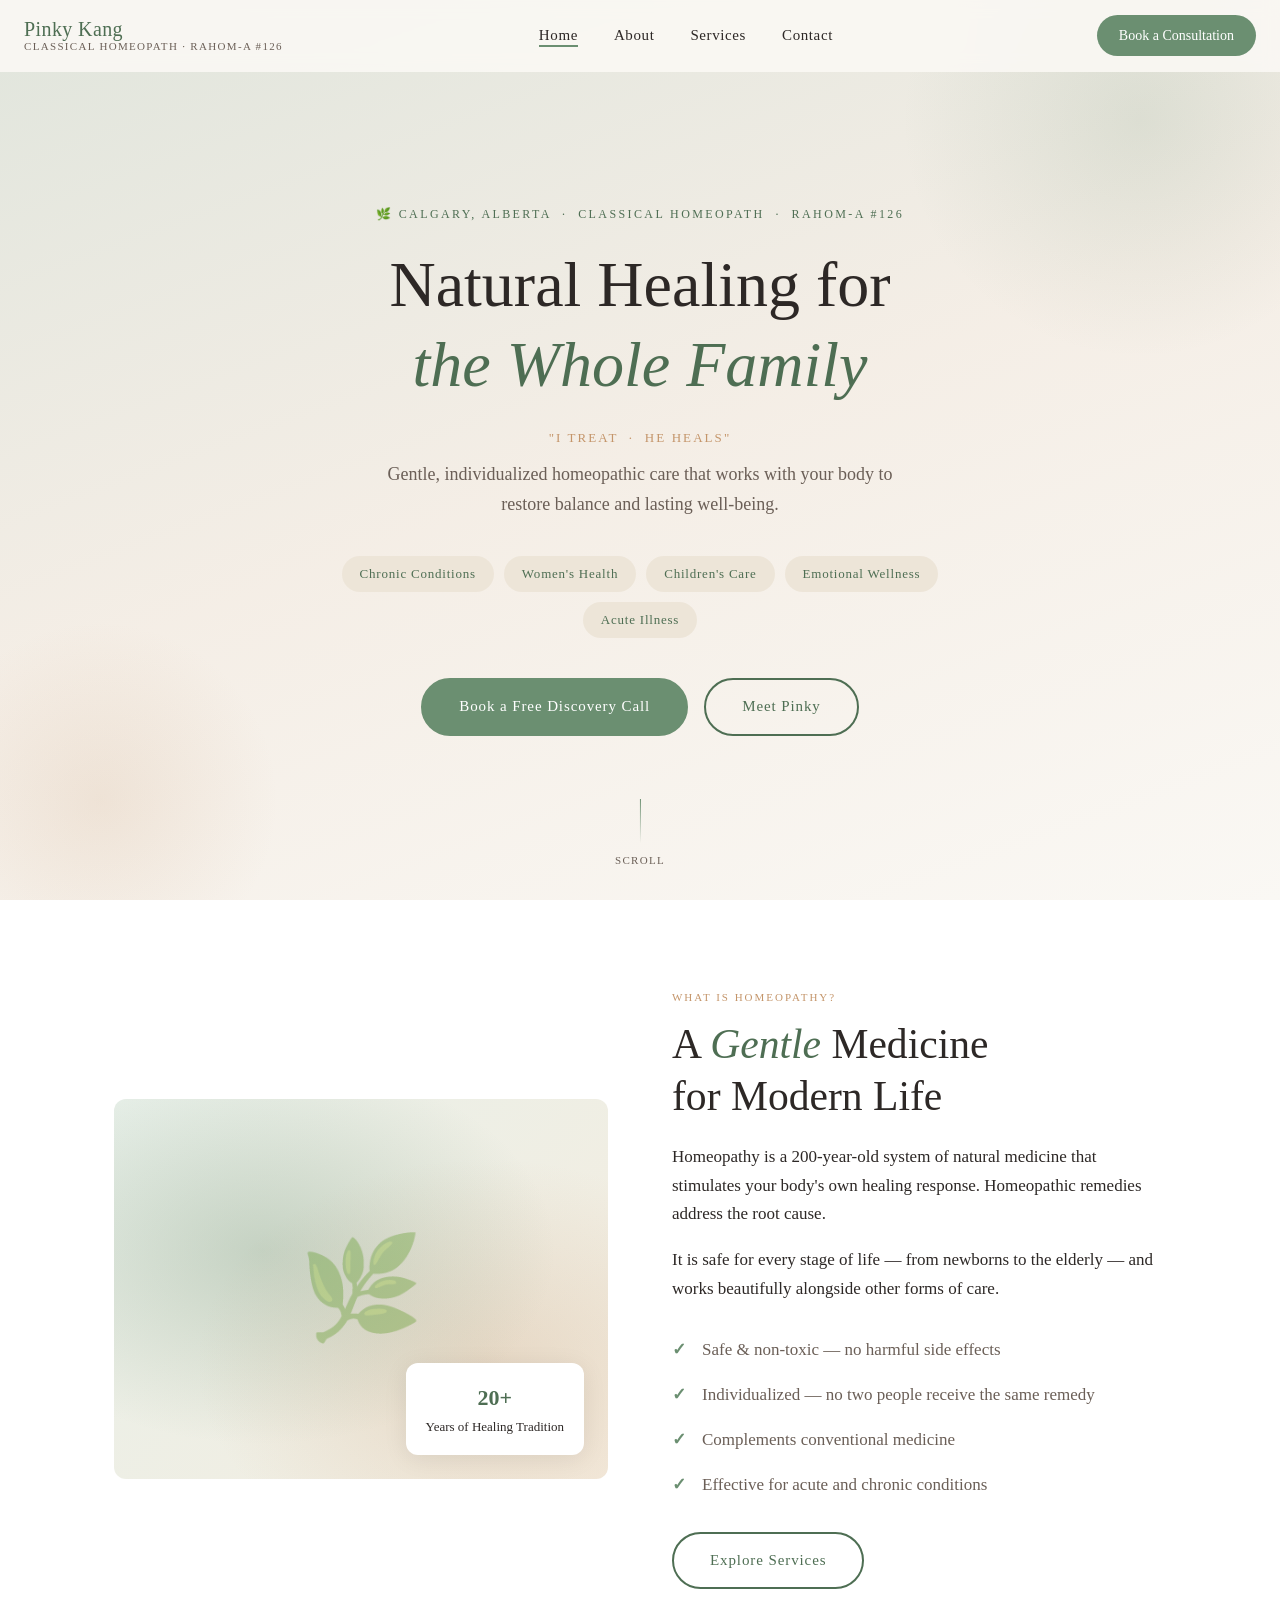
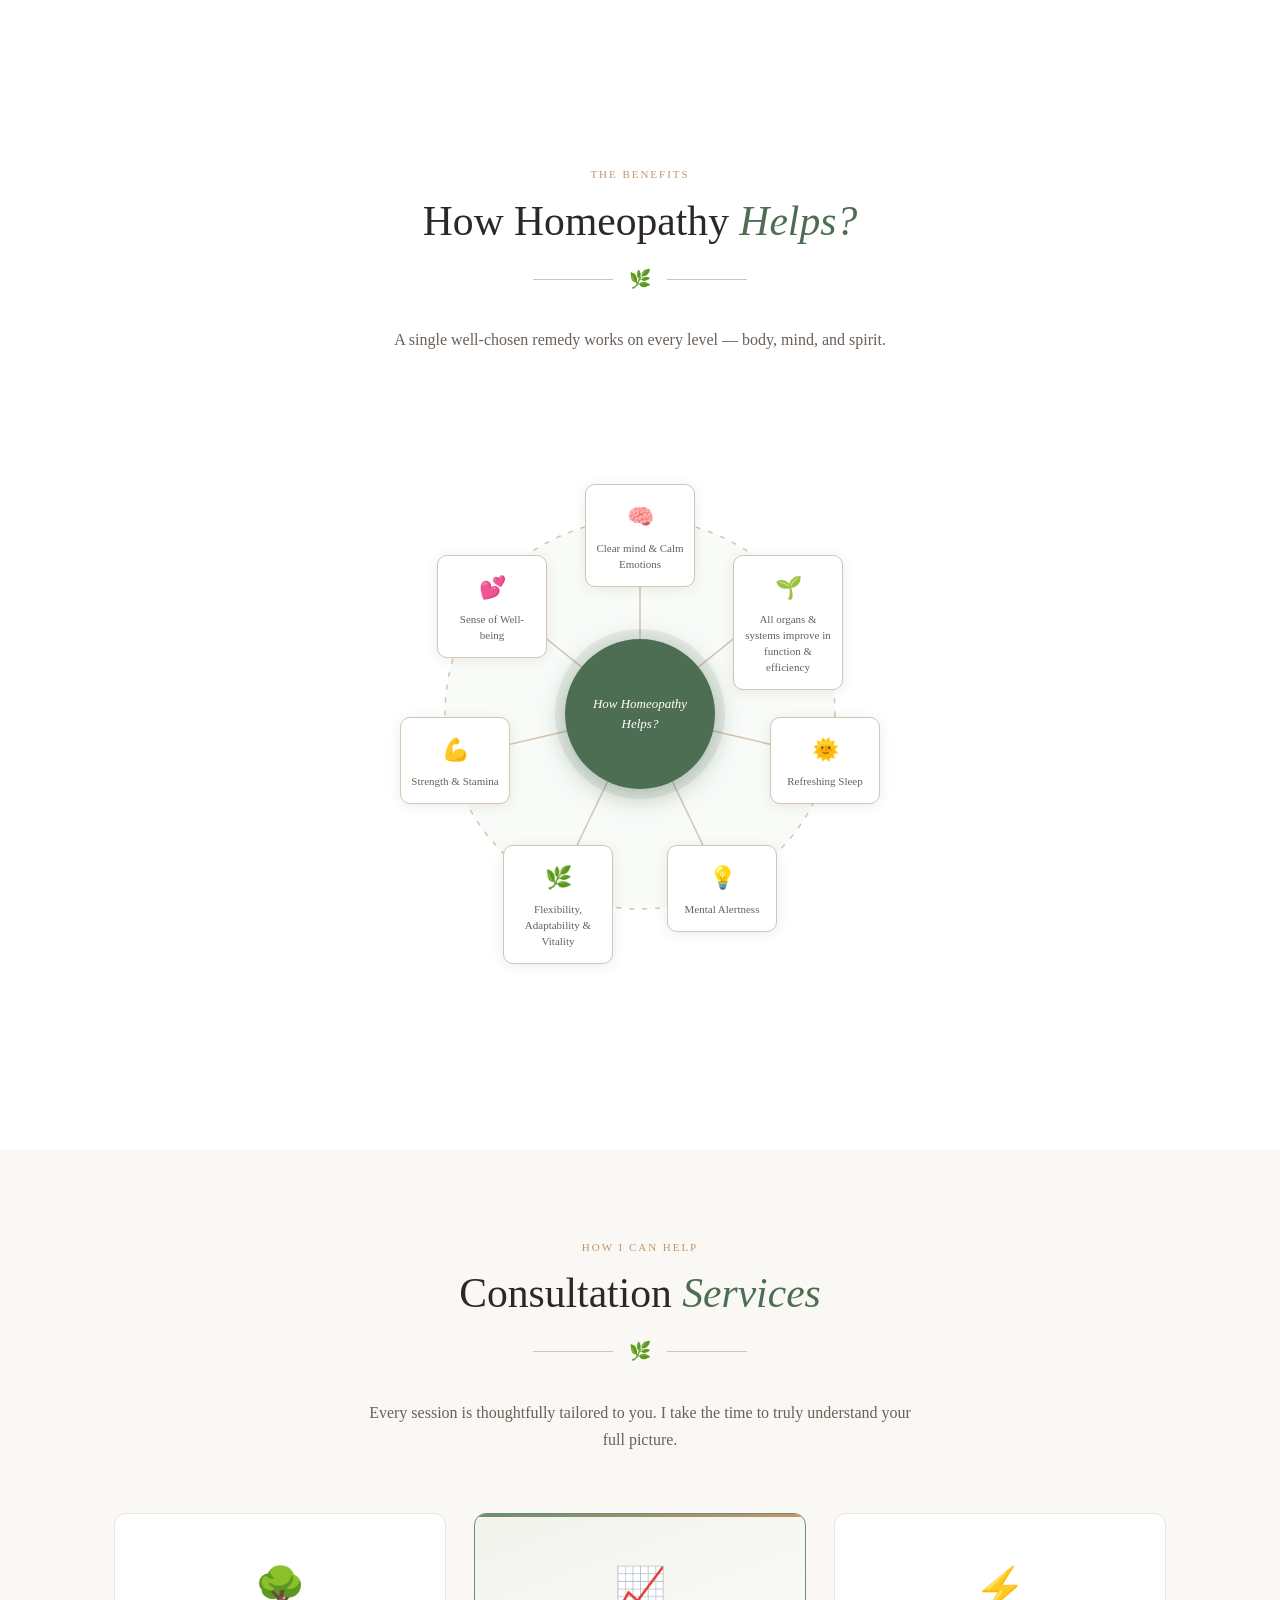
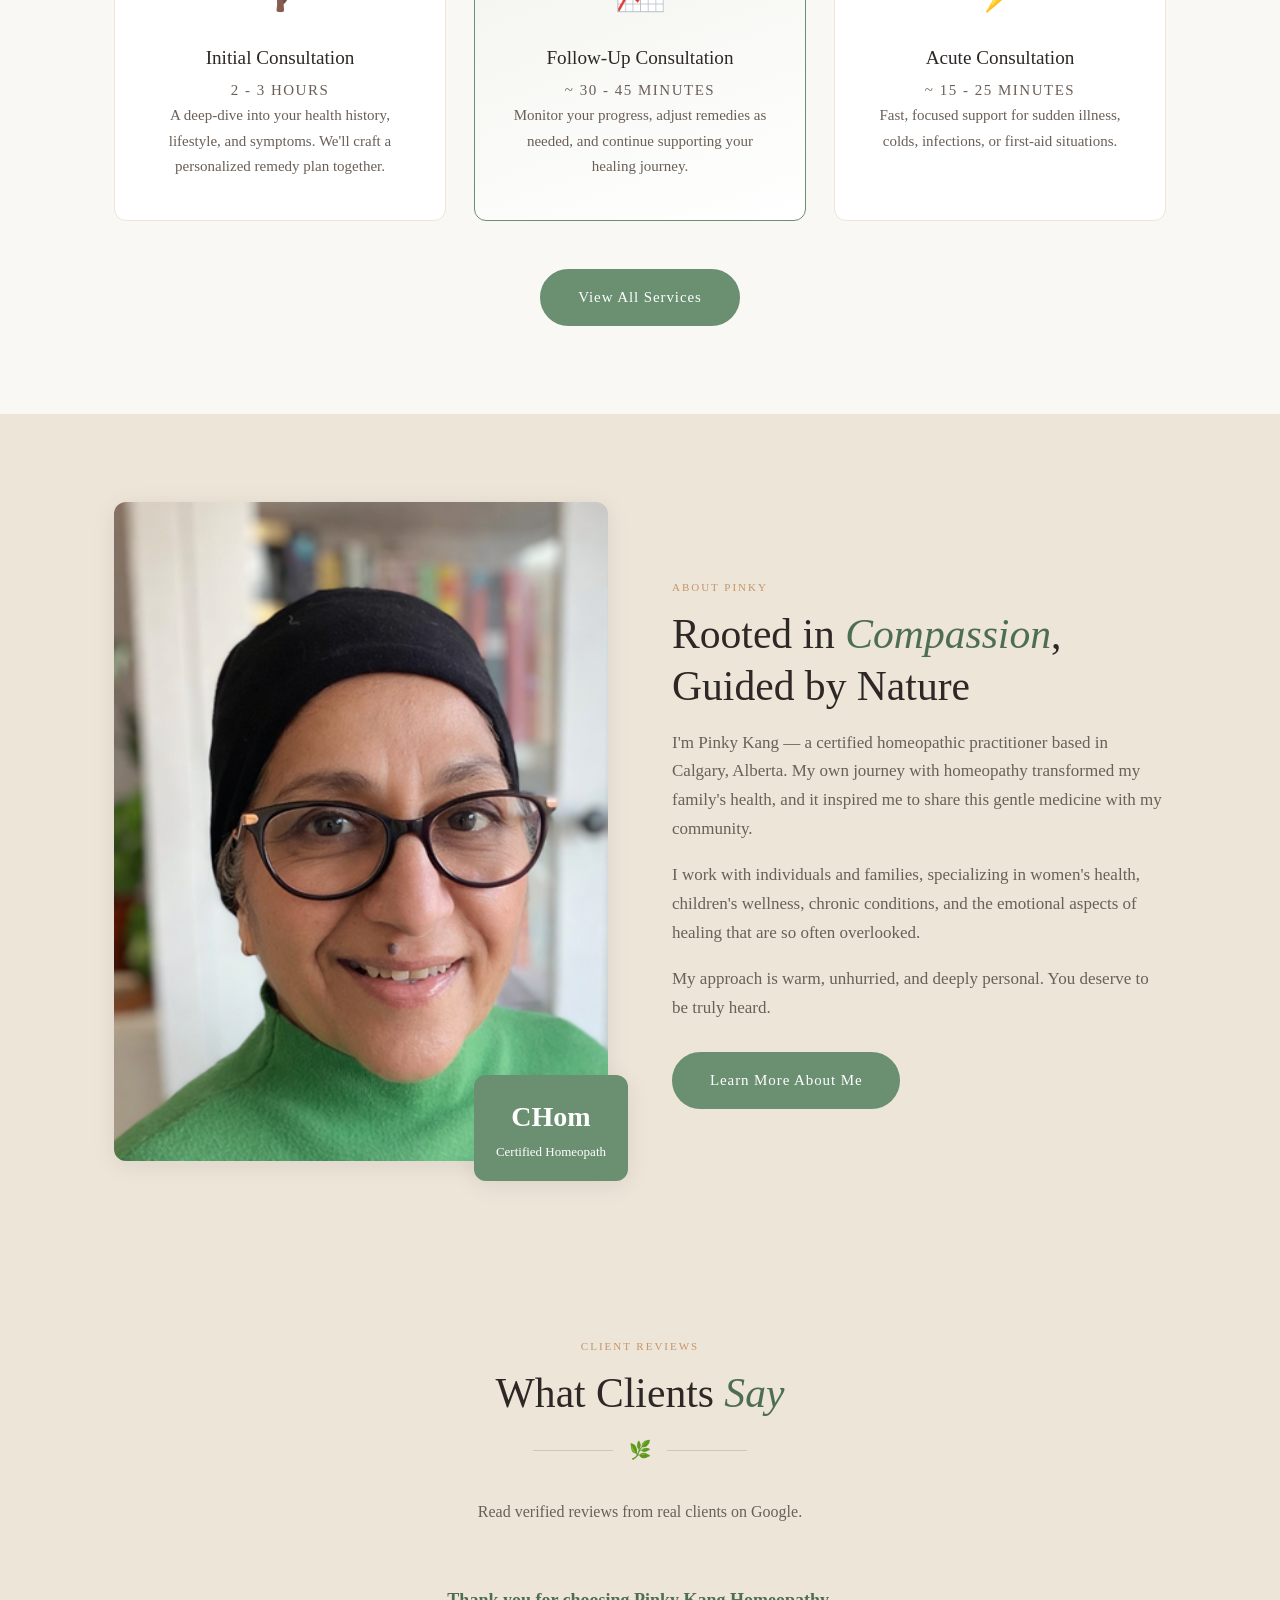
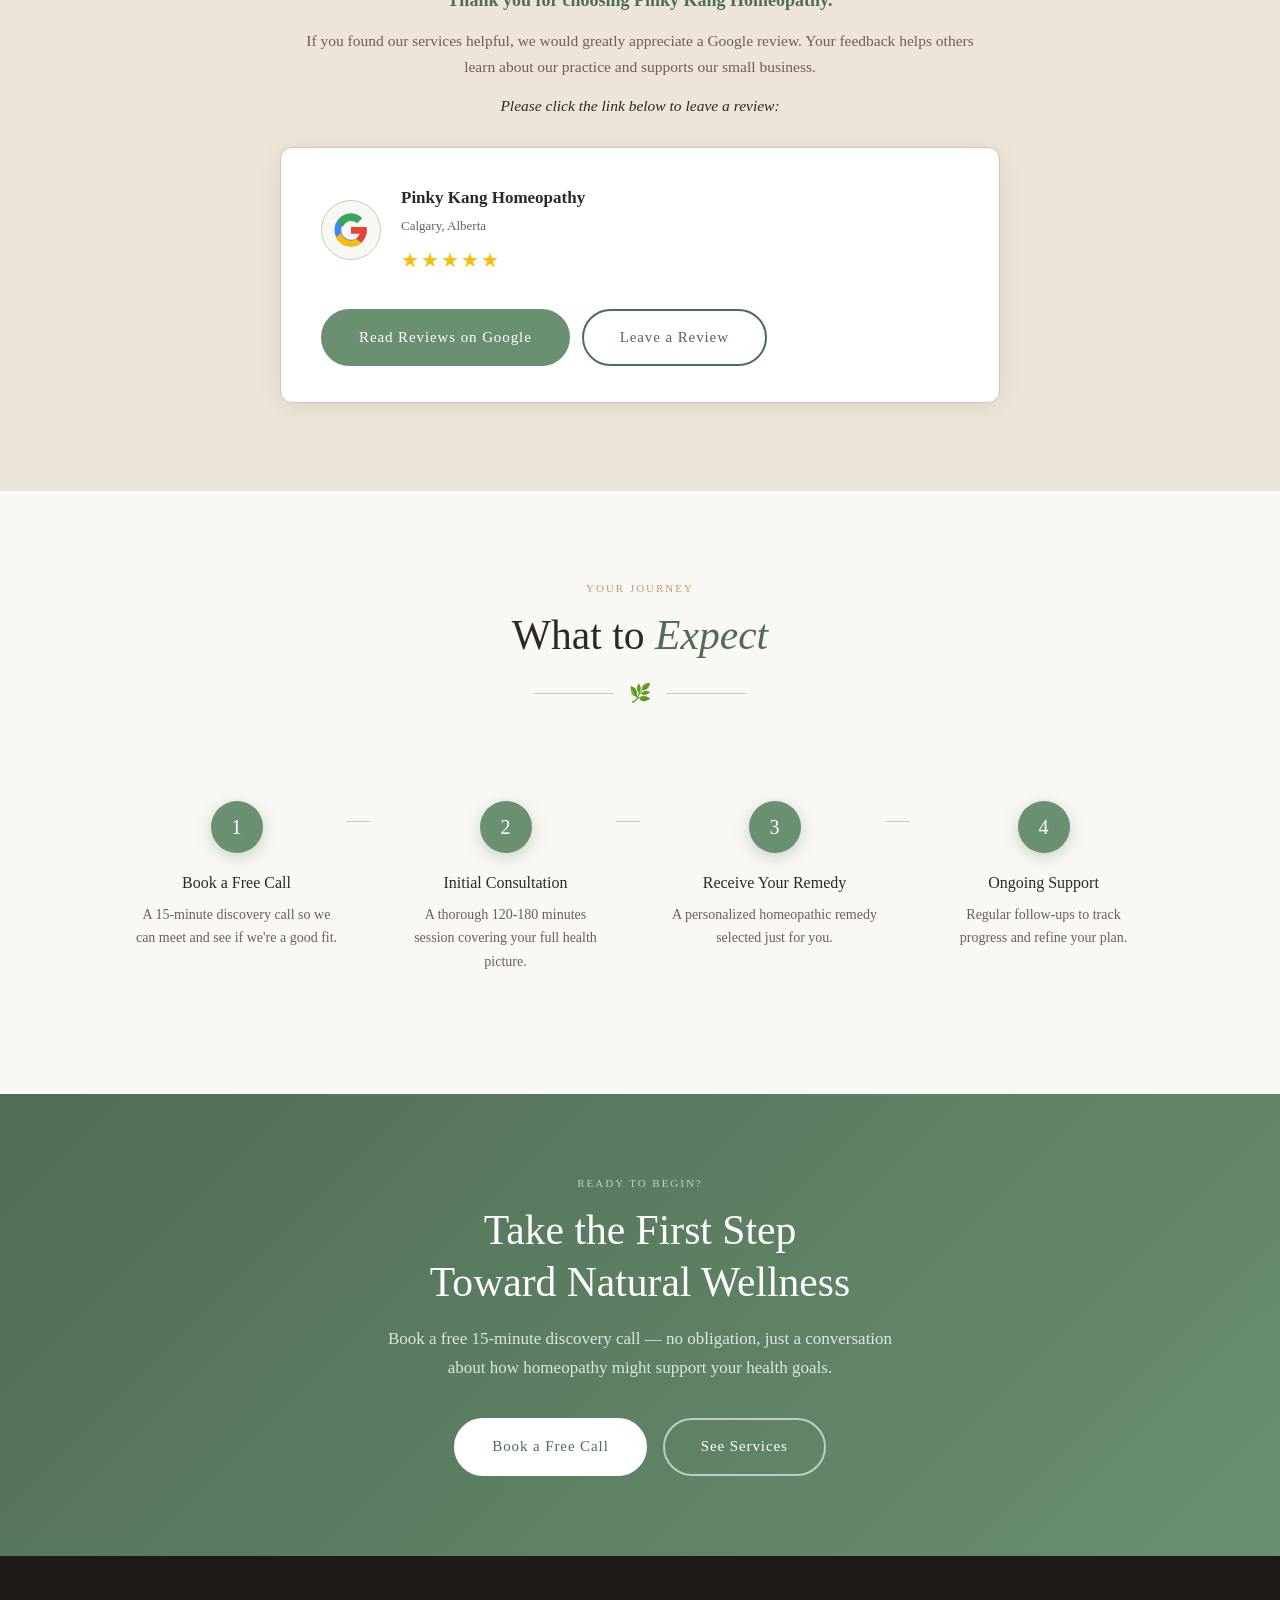
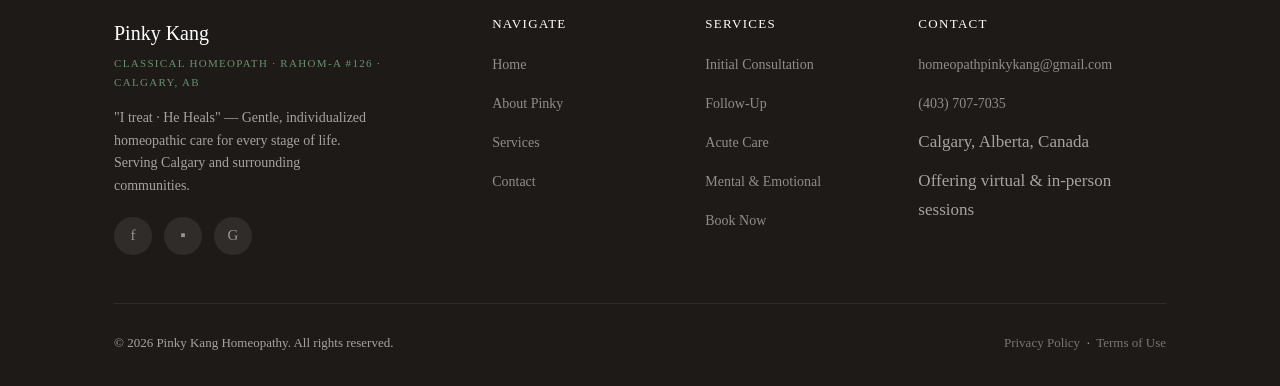
<file: index.html>
<!DOCTYPE html>
<html lang="en">
<head>
  <meta charset="UTF-8" />
  <meta name="viewport" content="width=device-width, initial-scale=1.0" />

  <!-- ===== SEO META TAGS ===== -->
  <title>Pinky Kang Homeopathy | Calgary, Alberta | Natural Healing</title>
  <meta name="description" content="Pinky Kang is a certified homeopathic practitioner in Calgary, Alberta offering gentle, individualized homeopathic care for the whole family. Book a consultation today." />
  <meta name="keywords" content="homeopathy Calgary, homeopath Alberta, natural healing Calgary, homeopathic practitioner Calgary, Pinky Kang homeopathy, holistic health Calgary, natural medicine Alberta" />
  <meta name="author" content="Pinky Kang" />
  <meta name="robots" content="index, follow" />
  <link rel="canonical" href="https://pinkykang.ca/" />

  <!-- ===== OPEN GRAPH (Facebook / LinkedIn) ===== -->
  <meta property="og:type" content="website" />
  <meta property="og:url" content="https://pinkykang.ca/" />
  <meta property="og:title" content="Pinky Kang Homeopathy | Calgary, Alberta" />
  <meta property="og:description" content="Gentle, individualized homeopathic care for you and your family in Calgary, Alberta. Book with certified practitioner Pinky Kang." />
  <meta property="og:image" content="https://pinkykang.ca/og-image.jpg" />

  <!-- ===== TWITTER CARD ===== -->
  <meta name="twitter:card" content="summary_large_image" />
  <meta name="twitter:title" content="Pinky Kang Homeopathy | Calgary, Alberta" />
  <meta name="twitter:description" content="Gentle, individualized homeopathic care for you and your family in Calgary, Alberta." />
  <meta name="twitter:image" content="https://pinkykang.ca/og-image.jpg" />

  <!-- ===== GEO META ===== -->
  <meta name="geo.region" content="CA-AB" />
  <meta name="geo.placename" content="Calgary, Alberta" />

  <!-- ===== STRUCTURED DATA ===== -->
  <script type="application/ld+json">
  {
    "@context": "https://schema.org",
    "@type": "HealthAndBeautyBusiness",
    "name": "Pinky Kang Homeopathy",
    "description": "Certified homeopathic practitioner offering individualized natural healing in Calgary, Alberta.",
    "url": "https://pinkykang.ca",
    "telephone": "+1-403-707-7035",
    "email": "homeopathpinkykang@gmail.com",
    "address": {
      "@type": "PostalAddress",
      "addressLocality": "Calgary",
      "addressRegion": "AB",
      "addressCountry": "CA"
    },
    "priceRange": "$$",
    "openingHours": "Mo-Fr 09:00-17:00",
    "sameAs": [
      "https://www.facebook.com/pinkykangHomeopathy",
      "https://www.instagram.com/pinkykangHomeopathy"
    ]
  }
  </script>

  <link rel="stylesheet" href="style.css" />
</head>
<body>

  <!-- ===== NAVBAR ===== -->
  <nav class="navbar">
    <a href="index.html" class="navbar-brand">
      <span class="brand-name">Pinky Kang</span>
      <span class="brand-sub">Classical Homeopath · RAHom-A #126</span>
    </a>
    <ul class="nav-links">
      <li><a href="index.html">Home</a></li>
      <li><a href="about.html">About</a></li>
      <li><a href="services.html">Services</a></li>
      <li><a href="contact.html">Contact</a></li>
    </ul>
    <li class="nav-cta" style="list-style:none"><a href="contact.html">Book a Consultation</a></li>
    <button class="hamburger" aria-label="Toggle menu">
      <span></span><span></span><span></span>
    </button>
  </nav>

  <!-- Mobile nav -->
  <nav class="mobile-nav" aria-label="Mobile navigation">
    <a href="index.html">Home</a>
    <a href="about.html">About Pinky</a>
    <a href="services.html">Services</a>
    <a href="contact.html">Contact & Book</a>
  </nav>

  <!-- ===== HERO ===== -->
  <section class="hero">
    <div class="hero-content">
      <p class="hero-eyebrow">&#127807; Calgary, Alberta &nbsp;·&nbsp; Classical Homeopath &nbsp;·&nbsp; RAHom-A #126</p>
      <h1>Natural Healing for<br><em>the Whole Family</em></h1>
      <p style="font-size:13px; letter-spacing:.16em; text-transform:uppercase; color:var(--amber); margin-bottom:10px; opacity:0; animation:fadeInUp .8s ease .35s forwards;">"I treat &nbsp;·&nbsp; He Heals"</p>
      <p class="hero-tagline">
        Gentle, individualized homeopathic care that works with your body
        to restore balance and lasting well-being.
      </p>
      <div class="hero-pills">
        <span class="hero-pill">Chronic Conditions</span>
        <span class="hero-pill">Women's Health</span>
        <span class="hero-pill">Children's Care</span>
        <span class="hero-pill">Emotional Wellness</span>
        <span class="hero-pill">Acute Illness</span>
      </div>
      <div class="hero-actions">
        <a href="contact.html" class="btn btn-primary">Book a Free Discovery Call</a>
        <a href="about.html" class="btn btn-outline">Meet Pinky</a>
      </div>
    </div>
    <div class="hero-scroll">
      <div class="scroll-line"></div>
      <span>Scroll</span>
    </div>
  </section>

  <!-- ===== WHAT IS HOMEOPATHY ===== -->
  <section class="intro-section">
    <div class="container">
      <div class="intro-grid">
        <div class="intro-art reveal">
          <div class="intro-art-bg">
            <span class="art-leaf">&#127807;</span>
          </div>
          <div class="intro-badge">
            <strong>20+</strong>
            Years of Healing Tradition
          </div>
        </div>
        <div class="intro-text reveal reveal-delay-2">
          <span class="section-label">What is Homeopathy?</span>
          <h2 class="section-title">A <em>Gentle</em> Medicine<br>for Modern Life</h2>
          <p>
            Homeopathy is a 200-year-old system of natural medicine that stimulates your
            body's own healing response. Homeopathic remedies address the root cause.
          </p>
          <p>
            It is safe for every stage of life — from newborns to the elderly — and works
            beautifully alongside other forms of care.
          </p>
          <ul class="check-list">
            <li>Safe &amp; non-toxic — no harmful side effects</li>
            <li>Individualized — no two people receive the same remedy</li>
            <li>Complements conventional medicine</li>
            <li>Effective for acute and chronic conditions</li>
          </ul>
          <a href="services.html" class="btn btn-outline">Explore Services</a>
        </div>
      </div>
    </div>
  </section>

  <!-- ===== HOW HOMEOPATHY HELPS WHEEL ===== -->
  <section class="wheel-section">
    <div class="container">
      <div class="section-head reveal">
        <span class="section-label">The Benefits</span>
        <h2 class="section-title">How Homeopathy <em>Helps?</em></h2>
        <div class="divider"><span class="divider-icon">&#127807;</span></div>
        <p class="section-sub">A single well-chosen remedy works on every level — body, mind, and spirit.</p>
      </div>
    </div>
    <div class="wheel-outer reveal">
      <div class="wheel-graphic">
        <!-- SVG: dashed outer ring + spoke lines + dots -->
        <svg class="wheel-svg" viewBox="0 0 600 600" xmlns="http://www.w3.org/2000/svg" aria-hidden="true">
          <circle cx="300" cy="300" r="195" fill="rgba(107,143,113,.04)" stroke="#d4c4b0" stroke-width="1.5" stroke-dasharray="5 8"/>
          <line x1="300" y1="300" x2="300" y2="110"  stroke="#d4c4b0" stroke-width="1.5"/>
          <line x1="300" y1="300" x2="448" y2="181"  stroke="#d4c4b0" stroke-width="1.5"/>
          <line x1="300" y1="300" x2="485" y2="343"  stroke="#d4c4b0" stroke-width="1.5"/>
          <line x1="300" y1="300" x2="382" y2="471"  stroke="#d4c4b0" stroke-width="1.5"/>
          <line x1="300" y1="300" x2="218" y2="471"  stroke="#d4c4b0" stroke-width="1.5"/>
          <line x1="300" y1="300" x2="115" y2="343"  stroke="#d4c4b0" stroke-width="1.5"/>
          <line x1="300" y1="300" x2="152" y2="181"  stroke="#d4c4b0" stroke-width="1.5"/>
          <circle cx="300" cy="110"  r="5" fill="#6b8f71"/>
          <circle cx="448" cy="181"  r="5" fill="#6b8f71"/>
          <circle cx="485" cy="343"  r="5" fill="#6b8f71"/>
          <circle cx="382" cy="471"  r="5" fill="#6b8f71"/>
          <circle cx="218" cy="471"  r="5" fill="#6b8f71"/>
          <circle cx="115" cy="343"  r="5" fill="#6b8f71"/>
          <circle cx="152" cy="181"  r="5" fill="#6b8f71"/>
        </svg>

        <!-- Center circle -->
        <div class="wheel-center">How Homeopathy Helps?</div>

        <!-- 7 benefit cards (clockwise from top) -->
        <div class="wheel-card wc-1">
          <span class="wc-icon">&#129504;</span>
          <p>Clear mind &amp; Calm Emotions</p>
        </div>
        <div class="wheel-card wc-2">
          <span class="wc-icon">&#127793;</span>
          <p>All organs &amp; systems improve in function &amp; efficiency</p>
        </div>
        <div class="wheel-card wc-3">
          <span class="wc-icon">&#127774;</span>
          <p>Refreshing Sleep</p>
        </div>
        <div class="wheel-card wc-4">
          <span class="wc-icon">&#128161;</span>
          <p>Mental Alertness</p>
        </div>
        <div class="wheel-card wc-5">
          <span class="wc-icon">&#127807;</span>
          <p>Flexibility, Adaptability &amp; Vitality</p>
        </div>
        <div class="wheel-card wc-6">
          <span class="wc-icon">&#128170;</span>
          <p>Strength &amp; Stamina</p>
        </div>
        <div class="wheel-card wc-7">
          <span class="wc-icon">&#128149;</span>
          <p>Sense of Well-being</p>
        </div>
      </div>
    </div>
  </section>

  <!-- ===== SERVICES SNAPSHOT ===== -->
  <section class="services-section">
    <div class="container">
      <div class="section-head reveal">
        <span class="section-label">How I Can Help</span>
        <h2 class="section-title">Consultation <em>Services</em></h2>
        <div class="divider"><span class="divider-icon">&#127807;</span></div>
        <p class="section-sub">
          Every session is thoughtfully tailored to you. I take the time
          to truly understand your full picture.
        </p>
      </div>
      <div class="services-grid">
        <div class="service-card reveal reveal-delay-1">
          <span class="service-icon">&#127795;</span>
          <h3>Initial Consultation</h3>
          <p class="service-duration">2 - 3 hours</p>
          <p>A deep-dive into your health history, lifestyle, and symptoms. We'll craft a personalized remedy plan together.</p>
        </div>
        <div class="service-card featured reveal reveal-delay-2">
          <span class="service-icon">&#128200;</span>
          <h3>Follow-Up Consultation</h3>
          <p class="service-duration">~ 30 - 45 minutes</p>
          <p>Monitor your progress, adjust remedies as needed, and continue supporting your healing journey.</p>
        </div>
        <div class="service-card reveal reveal-delay-3">
          <span class="service-icon">&#9889;</span>
          <h3>Acute Consultation</h3>
          <p class="service-duration">~ 15 - 25 minutes</p>
          <p>Fast, focused support for sudden illness, colds, infections, or first-aid situations.</p>
        </div>
      </div>
      <div class="services-cta reveal">
        <a href="services.html" class="btn btn-primary">View All Services</a>
      </div>
    </div>
  </section>

  <!-- ===== ABOUT SNIPPET ===== -->
  <section class="about-section">
    <div class="container">
      <div class="about-grid">
        <div class="about-portrait reveal">
          <img src="PinkyKangProfile.png" alt="Pinky Kang, Certified Homeopathic Practitioner" class="profile-pic-home" />
          <div class="portrait-tag">
            <strong>CHom</strong>
            Certified Homeopath
          </div>
        </div>
        <div class="about-text reveal reveal-delay-2">
          <span class="section-label">About Pinky</span>
          <h2 class="section-title">Rooted in <em>Compassion</em>,<br>Guided by Nature</h2>
          <p>
            I'm Pinky Kang — a certified homeopathic practitioner based in Calgary, Alberta.
            My own journey with homeopathy transformed my family's health, and it inspired me
            to share this gentle medicine with my community.
          </p>
          <p>
            I work with individuals and families, specializing in women's health, children's
            wellness, chronic conditions, and the emotional aspects of healing that are so
            often overlooked.
          </p>
          <p>
            My approach is warm, unhurried, and deeply personal. You deserve to be truly heard.
          </p>
          <a href="about.html" class="btn btn-primary">Learn More About Me</a>
        </div>
      </div>
    </div>
  </section>

  <!-- ===== GOOGLE REVIEWS ===== -->
  <section class="reviews-section">
    <div class="container">
      <div class="section-head reveal">
        <span class="section-label">Client Reviews</span>
        <h2 class="section-title">What Clients <em>Say</em></h2>
        <div class="divider"><span class="divider-icon">&#127807;</span></div>
        <p class="section-sub">Read verified reviews from real clients on Google.</p>
      </div>

      <div class="review-thanks reveal">
        <p class="review-thanks-lead"><strong>Thank you for choosing Pinky Kang Homeopathy.</strong></p>
        <p>
          If you found our services helpful, we would greatly appreciate a Google review.
          Your feedback helps others learn about our practice and supports our small business.
        </p>
        <p class="review-thanks-cue">Please click the link below to leave a review:</p>
      </div>

      <div class="reviews-google-card reveal">
        <div class="rgc-left">
          <div class="rgc-logo">
            <svg width="36" height="36" viewBox="0 0 48 48" xmlns="http://www.w3.org/2000/svg" aria-hidden="true">
              <path fill="#4285F4" d="M44.5 20H24v8.5h11.8C34.7 33.9 30.1 37 24 37c-7.2 0-13-5.8-13-13s5.8-13 13-13c3.1 0 5.9 1.1 8.1 2.9l6.4-6.4C34.6 4.1 29.6 2 24 2 11.8 2 2 11.8 2 24s9.8 22 22 22c11 0 21-8 21-22 0-1.3-.2-2.7-.5-4z"/>
              <path fill="#34A853" d="M6.3 14.7l7 5.1C15.1 15.5 19.2 12 24 12c3.1 0 5.9 1.1 8.1 2.9l6.4-6.4C34.6 4.1 29.6 2 24 2c-7.6 0-14.3 4.4-17.7 10.7z"/>
              <path fill="#FBBC05" d="M24 46c5.5 0 10.5-1.9 14.4-5l-6.7-5.5C29.5 37 26.9 38 24 38c-6.1 0-11.3-4.1-13.2-9.7l-7 5.4C7.5 41.4 15.2 46 24 46z"/>
              <path fill="#EA4335" d="M44.5 20H24v8.5h11.8c-.9 2.8-2.7 5.1-5.1 6.7l6.7 5.5C41.4 37.3 45 31.3 45 24c0-1.3-.2-2.7-.5-4z"/>
            </svg>
          </div>
          <div class="rgc-info">
            <strong>Pinky Kang Homeopathy</strong>
            <span>Calgary, Alberta</span>
            <div class="rgc-stars">&#9733;&#9733;&#9733;&#9733;&#9733;</div>
          </div>
        </div>
        <div class="rgc-actions">
          <a href="https://share.google/hr4Il6LVmAOpRfDPN" target="_blank" rel="noopener" class="btn btn-primary">Read Reviews on Google</a>
          <a href="https://share.google/hr4Il6LVmAOpRfDPN" target="_blank" rel="noopener" class="btn btn-outline">Leave a Review</a>
        </div>
      </div>

    </div>
  </section>

  <!-- ===== WHAT TO EXPECT ===== -->
  <section class="expect-section">
    <div class="container">
      <div class="section-head reveal">
        <span class="section-label">Your Journey</span>
        <h2 class="section-title">What to <em>Expect</em></h2>
        <div class="divider"><span class="divider-icon">&#127807;</span></div>
      </div>
      <div class="steps-grid">
        <div class="step-card reveal reveal-delay-1">
          <div class="step-number">1</div>
          <h3>Book a Free Call</h3>
          <p>A 15-minute discovery call so we can meet and see if we're a good fit.</p>
          <div class="step-connector"></div>
        </div>
        <div class="step-card reveal reveal-delay-2">
          <div class="step-number">2</div>
          <h3>Initial Consultation</h3>
          <p>A thorough 120-180 minutes session covering your full health picture.</p>
          <div class="step-connector"></div>
        </div>
        <div class="step-card reveal reveal-delay-3">
          <div class="step-number">3</div>
          <h3>Receive Your Remedy</h3>
          <p>A personalized homeopathic remedy selected just for you.</p>
          <div class="step-connector"></div>
        </div>
        <div class="step-card reveal reveal-delay-4">
          <div class="step-number">4</div>
          <h3>Ongoing Support</h3>
          <p>Regular follow-ups to track progress and refine your plan.</p>
        </div>
      </div>
    </div>
  </section>

  <!-- ===== CTA BANNER ===== -->
  <section class="cta-section">
    <div class="container">
      <span class="section-label">Ready to Begin?</span>
      <h2 class="section-title">Take the First Step<br>Toward Natural Wellness</h2>
      <p>Book a free 15-minute discovery call — no obligation, just a conversation
      about how homeopathy might support your health goals.</p>
      <div class="cta-actions">
        <a href="contact.html" class="btn btn-white">Book a Free Call</a>
        <a href="services.html" class="btn btn-outline-white">See Services</a>
      </div>
    </div>
  </section>

  <!-- ===== FOOTER ===== -->
  <footer class="footer">
    <div class="container">
      <div class="footer-grid">
        <div class="footer-brand">
          <span class="brand-name">Pinky Kang</span>
          <span class="brand-sub">Classical Homeopath · RAHom-A #126 · Calgary, AB</span>
          <p>"I treat · He Heals" — Gentle, individualized homeopathic care for every stage of life. Serving Calgary and surrounding communities.</p>
          <div class="footer-social">
            <a href="#" class="social-btn" aria-label="Facebook">f</a>
            <a href="#" class="social-btn" aria-label="Instagram">&#9642;</a>
            <a href="https://share.google/hr4Il6LVmAOpRfDPN" target="_blank" rel="noopener" class="social-btn" aria-label="Google Business Profile" title="Google Business Profile">G</a>
          </div>
        </div>
        <div class="footer-col">
          <h4>Navigate</h4>
          <ul class="footer-links">
            <li><a href="index.html">Home</a></li>
            <li><a href="about.html">About Pinky</a></li>
            <li><a href="services.html">Services</a></li>
            <li><a href="contact.html">Contact</a></li>
          </ul>
        </div>
        <div class="footer-col">
          <h4>Services</h4>
          <ul class="footer-links">
            <li><a href="services.html">Initial Consultation</a></li>
            <li><a href="services.html">Follow-Up</a></li>
            <li><a href="services.html">Acute Care</a></li>
            <li><a href="services.html">Mental &amp; Emotional</a></li>
            <li><a href="contact.html">Book Now</a></li>
          </ul>
        </div>
        <div class="footer-col">
          <h4>Contact</h4>
          <ul class="footer-links">
            <li><a href="mailto:homeopathpinkykang@gmail.com">homeopathpinkykang@gmail.com</a></li>
            <li><a href="tel:+14037077035">(403) 707-7035</a></li>
            <li>Calgary, Alberta, Canada</li>
            <li>Offering virtual &amp; in-person sessions</li>
          </ul>
        </div>
      </div>
      <div class="footer-bottom">
        <span>&copy; 2026 Pinky Kang Homeopathy. All rights reserved.</span>
        <span>
          <a href="#">Privacy Policy</a> &nbsp;·&nbsp;
          <a href="#">Terms of Use</a>
        </span>
      </div>
    </div>
  </footer>

  <script src="script.js"></script>
</body>
</html>
</file>
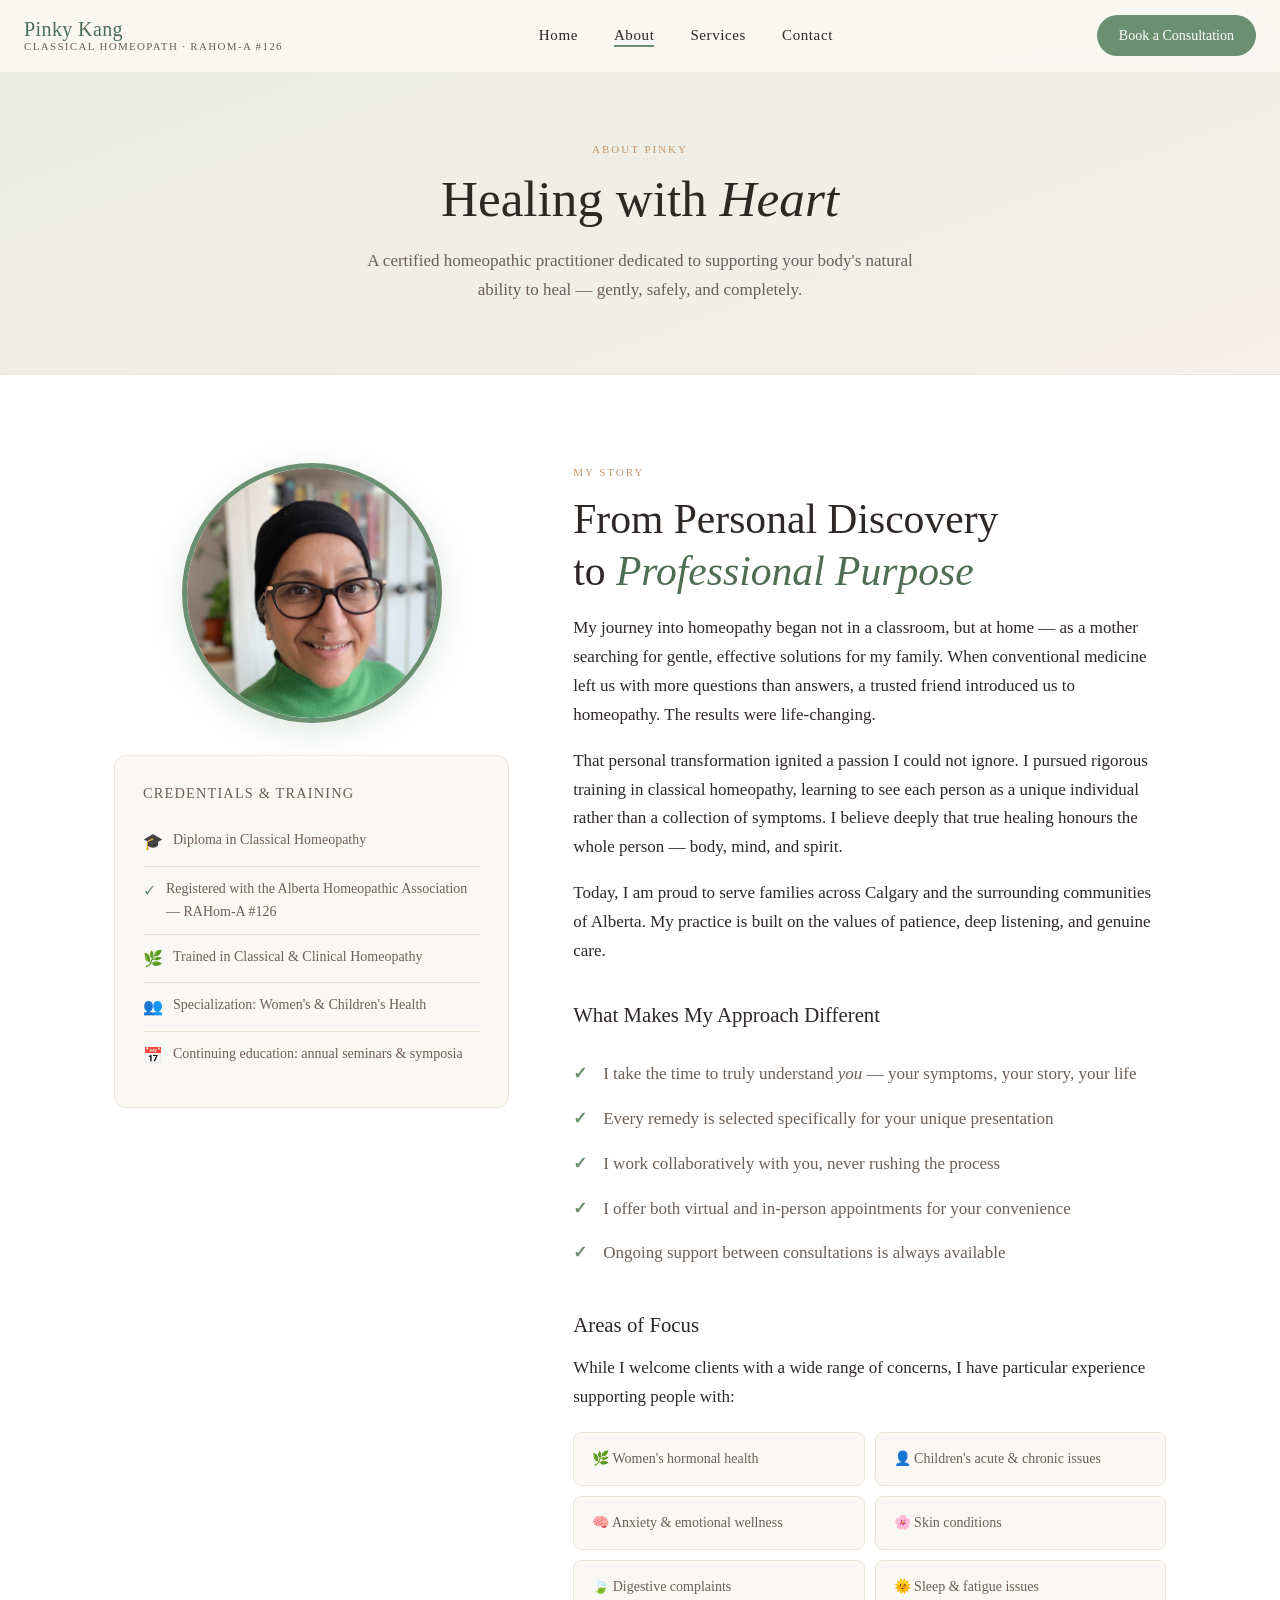
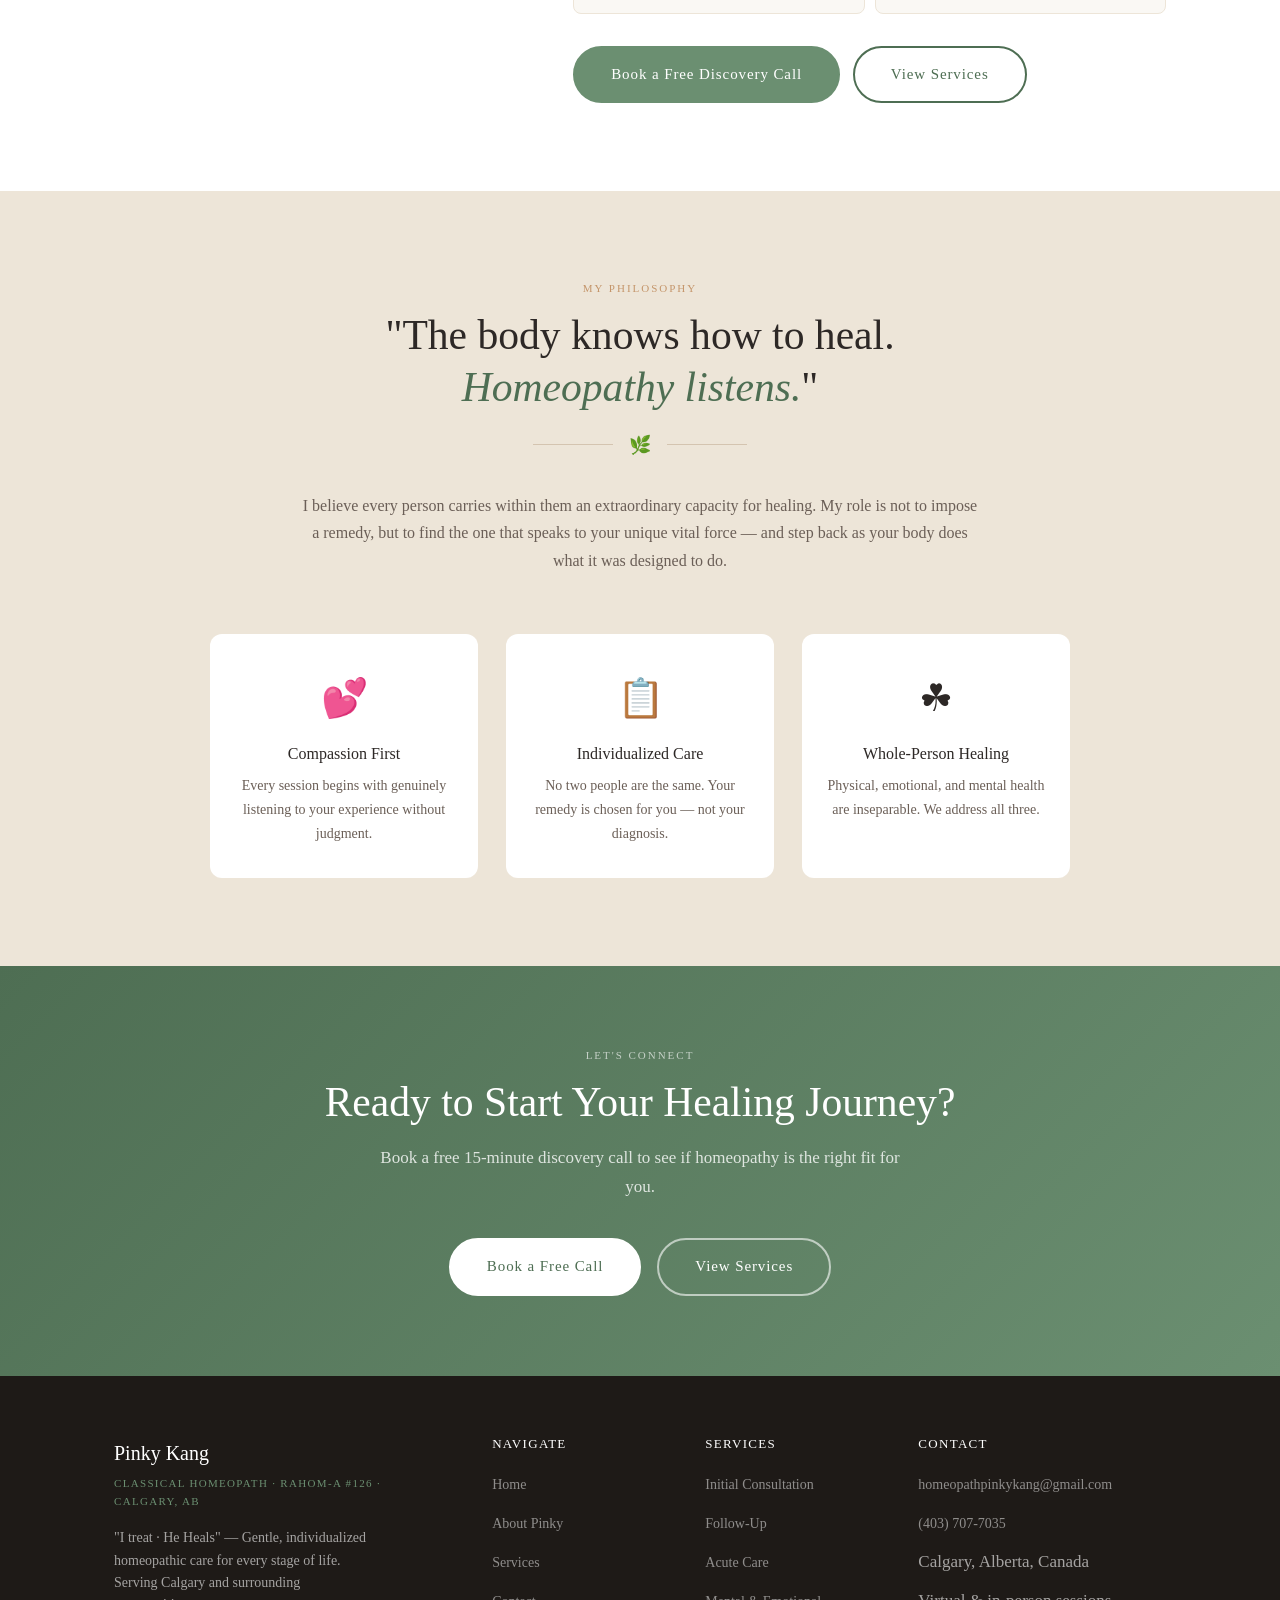
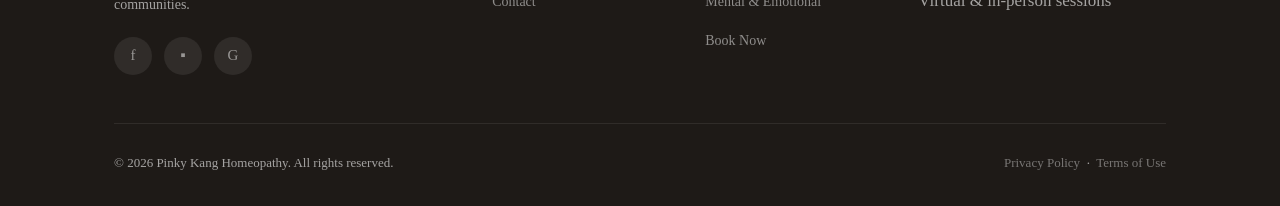
<file: about.html>
<!DOCTYPE html>
<html lang="en">
<head>
  <meta charset="UTF-8" />
  <meta name="viewport" content="width=device-width, initial-scale=1.0" />
  <title>About Pinky Kang | Certified Homeopath Calgary, Alberta</title>
  <meta name="description" content="Learn about Pinky Kang, a certified homeopathic practitioner in Calgary, Alberta. Discover her background, training, and compassionate approach to natural healing." />
  <meta name="keywords" content="Pinky Kang homeopath, about homeopathy Calgary, certified homeopath Alberta, natural health practitioner Calgary" />
  <meta name="robots" content="index, follow" />
  <link rel="canonical" href="https://pinkykang.ca/about.html" />
  <meta property="og:title" content="About Pinky Kang | Certified Homeopath Calgary" />
  <meta property="og:description" content="Certified homeopathic practitioner in Calgary, Alberta — compassionate, individualized natural healing." />
  <meta property="og:url" content="https://pinkykang.ca/about.html" />
  <meta property="og:type" content="website" />
  <meta name="geo.region" content="CA-AB" />
  <meta name="geo.placename" content="Calgary, Alberta" />
  <link rel="stylesheet" href="style.css" />
</head>
<body>

  <!-- ===== NAVBAR ===== -->
  <nav class="navbar">
    <a href="index.html" class="navbar-brand">
      <span class="brand-name">Pinky Kang</span>
      <span class="brand-sub">Classical Homeopath · RAHom-A #126</span>
    </a>
    <ul class="nav-links">
      <li><a href="index.html">Home</a></li>
      <li><a href="about.html">About</a></li>
      <li><a href="services.html">Services</a></li>
      <li><a href="contact.html">Contact</a></li>
    </ul>
    <li class="nav-cta" style="list-style:none"><a href="contact.html">Book a Consultation</a></li>
    <button class="hamburger" aria-label="Toggle menu">
      <span></span><span></span><span></span>
    </button>
  </nav>
  <nav class="mobile-nav">
    <a href="index.html">Home</a>
    <a href="about.html">About Pinky</a>
    <a href="services.html">Services</a>
    <a href="contact.html">Contact &amp; Book</a>
  </nav>

  <!-- ===== PAGE HERO ===== -->
  <div class="page-hero">
    <span class="section-label">About Pinky</span>
    <h1>Healing with <em>Heart</em></h1>
    <p>A certified homeopathic practitioner dedicated to supporting your body's natural ability to heal — gently, safely, and completely.</p>
  </div>

  <!-- ===== ABOUT DETAIL ===== -->
  <section class="about-detail">
    <div class="container">
      <div class="about-detail-grid">
        <!-- Sidebar -->
        <div>
          <div class="about-portrait reveal">
            <img src="PinkyKangProfile.png" alt="Pinky Kang, Certified Homeopathic Practitioner" class="profile-pic-circle" />
          </div>

          <div class="credential-card reveal reveal-delay-2">
            <h4>Credentials &amp; Training</h4>
            <ul class="credential-list">
              <li>
                <span class="cred-icon">&#127891;</span>
                Diploma in Classical Homeopathy
              </li>
              <li>
                <span class="cred-icon">&#10003;</span>
                Registered with the Alberta Homeopathic Association — RAHom-A #126
              </li>
              <li>
                <span class="cred-icon">&#127807;</span>
                Trained in Classical &amp; Clinical Homeopathy
              </li>
              <li>
                <span class="cred-icon">&#128101;</span>
                Specialization: Women's &amp; Children's Health
              </li>
              <li>
                <span class="cred-icon">&#128197;</span>
                Continuing education: annual seminars &amp; symposia
              </li>
            </ul>
          </div>
        </div>

        <!-- Main story -->
        <div class="reveal reveal-delay-1">
          <span class="section-label">My Story</span>
          <h2 class="section-title">From Personal Discovery<br>to <em>Professional Purpose</em></h2>

          <p>
            My journey into homeopathy began not in a classroom, but at home — as a mother searching
            for gentle, effective solutions for my family. When conventional medicine left us with
            more questions than answers, a trusted friend introduced us to homeopathy. The results
            were life-changing.
          </p>
          <p>
            That personal transformation ignited a passion I could not ignore. I pursued rigorous
            training in classical homeopathy, learning to see each person as a unique individual
            rather than a collection of symptoms. I believe deeply that true healing honours
            the whole person — body, mind, and spirit.
          </p>
          <p>
            Today, I am proud to serve families across Calgary and the surrounding communities
            of Alberta. My practice is built on the values of patience, deep listening, and
            genuine care.
          </p>

          <h3 style="margin: 36px 0 16px; font-size: 1.3rem;">What Makes My Approach Different</h3>
          <ul class="check-list">
            <li>I take the time to truly understand <em>you</em> — your symptoms, your story, your life</li>
            <li>Every remedy is selected specifically for your unique presentation</li>
            <li>I work collaboratively with you, never rushing the process</li>
            <li>I offer both virtual and in-person appointments for your convenience</li>
            <li>Ongoing support between consultations is always available</li>
          </ul>

          <h3 style="margin: 36px 0 16px; font-size: 1.3rem;">Areas of Focus</h3>
          <p>
            While I welcome clients with a wide range of concerns, I have particular experience
            supporting people with:
          </p>

          <div style="display:grid; grid-template-columns:1fr 1fr; gap:10px; margin:20px 0 32px;">
            <div style="background:var(--cream); border:1px solid var(--tan); border-radius:8px; padding:14px 18px; font-size:14px; color:var(--text-lt);">&#127807; Women's hormonal health</div>
            <div style="background:var(--cream); border:1px solid var(--tan); border-radius:8px; padding:14px 18px; font-size:14px; color:var(--text-lt);">&#128100; Children's acute &amp; chronic issues</div>
            <div style="background:var(--cream); border:1px solid var(--tan); border-radius:8px; padding:14px 18px; font-size:14px; color:var(--text-lt);">&#129504; Anxiety &amp; emotional wellness</div>
            <div style="background:var(--cream); border:1px solid var(--tan); border-radius:8px; padding:14px 18px; font-size:14px; color:var(--text-lt);">&#127800; Skin conditions</div>
            <div style="background:var(--cream); border:1px solid var(--tan); border-radius:8px; padding:14px 18px; font-size:14px; color:var(--text-lt);">&#127811; Digestive complaints</div>
            <div style="background:var(--cream); border:1px solid var(--tan); border-radius:8px; padding:14px 18px; font-size:14px; color:var(--text-lt);">&#127774; Sleep &amp; fatigue issues</div>
          </div>

          <a href="contact.html" class="btn btn-primary">Book a Free Discovery Call</a>
          &nbsp;
          <a href="services.html" class="btn btn-outline">View Services</a>
        </div>
      </div>
    </div>
  </section>

  <!-- ===== PHILOSOPHY ===== -->
  <section style="background:var(--tan); padding:88px 0;">
    <div class="container">
      <div class="section-head reveal">
        <span class="section-label">My Philosophy</span>
        <h2 class="section-title">"The body knows how to heal.<br><em>Homeopathy listens.</em>"</h2>
        <div class="divider"><span class="divider-icon">&#127807;</span></div>
        <p class="section-sub" style="max-width:680px;">
          I believe every person carries within them an extraordinary capacity for healing.
          My role is not to impose a remedy, but to find the one that speaks to your unique
          vital force — and step back as your body does what it was designed to do.
        </p>
      </div>
      <div style="display:grid; grid-template-columns:repeat(3,1fr); gap:28px; max-width:860px; margin:0 auto;">
        <div class="reveal reveal-delay-1" style="text-align:center; padding:32px 20px; background:var(--white); border-radius:12px;">
          <div style="font-size:38px; margin-bottom:14px;">&#128149;</div>
          <h3 style="font-size:1rem; margin-bottom:10px;">Compassion First</h3>
          <p style="font-size:14px; color:var(--text-lt); margin:0;">Every session begins with genuinely listening to your experience without judgment.</p>
        </div>
        <div class="reveal reveal-delay-2" style="text-align:center; padding:32px 20px; background:var(--white); border-radius:12px;">
          <div style="font-size:38px; margin-bottom:14px;">&#128203;</div>
          <h3 style="font-size:1rem; margin-bottom:10px;">Individualized Care</h3>
          <p style="font-size:14px; color:var(--text-lt); margin:0;">No two people are the same. Your remedy is chosen for you — not your diagnosis.</p>
        </div>
        <div class="reveal reveal-delay-3" style="text-align:center; padding:32px 20px; background:var(--white); border-radius:12px;">
          <div style="font-size:38px; margin-bottom:14px;">&#9752;</div>
          <h3 style="font-size:1rem; margin-bottom:10px;">Whole-Person Healing</h3>
          <p style="font-size:14px; color:var(--text-lt); margin:0;">Physical, emotional, and mental health are inseparable. We address all three.</p>
        </div>
      </div>
    </div>
  </section>

  <!-- ===== CTA ===== -->
  <section class="cta-section">
    <div class="container">
      <span class="section-label">Let's Connect</span>
      <h2 class="section-title">Ready to Start Your Healing Journey?</h2>
      <p>Book a free 15-minute discovery call to see if homeopathy is the right fit for you.</p>
      <div class="cta-actions">
        <a href="contact.html" class="btn btn-white">Book a Free Call</a>
        <a href="services.html" class="btn btn-outline-white">View Services</a>
      </div>
    </div>
  </section>

  <!-- ===== FOOTER ===== -->
  <footer class="footer">
    <div class="container">
      <div class="footer-grid">
        <div class="footer-brand">
          <span class="brand-name">Pinky Kang</span>
          <span class="brand-sub">Classical Homeopath · RAHom-A #126 · Calgary, AB</span>
          <p>"I treat · He Heals" — Gentle, individualized homeopathic care for every stage of life. Serving Calgary and surrounding communities.</p>
          <div class="footer-social">
            <a href="#" class="social-btn" aria-label="Facebook">f</a>
            <a href="#" class="social-btn" aria-label="Instagram">&#9642;</a>
            <a href="https://share.google/hr4Il6LVmAOpRfDPN" target="_blank" rel="noopener" class="social-btn" aria-label="Google Business Profile" title="Google Business Profile">G</a>
          </div>
        </div>
        <div class="footer-col">
          <h4>Navigate</h4>
          <ul class="footer-links">
            <li><a href="index.html">Home</a></li>
            <li><a href="about.html">About Pinky</a></li>
            <li><a href="services.html">Services</a></li>
            <li><a href="contact.html">Contact</a></li>
          </ul>
        </div>
        <div class="footer-col">
          <h4>Services</h4>
          <ul class="footer-links">
            <li><a href="services.html">Initial Consultation</a></li>
            <li><a href="services.html">Follow-Up</a></li>
            <li><a href="services.html">Acute Care</a></li>
            <li><a href="services.html">Mental &amp; Emotional</a></li>
            <li><a href="contact.html">Book Now</a></li>
          </ul>
        </div>
        <div class="footer-col">
          <h4>Contact</h4>
          <ul class="footer-links">
            <li><a href="mailto:homeopathpinkykang@gmail.com">homeopathpinkykang@gmail.com</a></li>
            <li><a href="tel:+14037077035">(403) 707-7035</a></li>
            <li>Calgary, Alberta, Canada</li>
            <li>Virtual &amp; in-person sessions</li>
          </ul>
        </div>
      </div>
      <div class="footer-bottom">
        <span>&copy; 2026 Pinky Kang Homeopathy. All rights reserved.</span>
        <span>
          <a href="#">Privacy Policy</a> &nbsp;·&nbsp;
          <a href="#">Terms of Use</a>
        </span>
      </div>
    </div>
  </footer>

  <script src="script.js"></script>
</body>
</html>
</file>
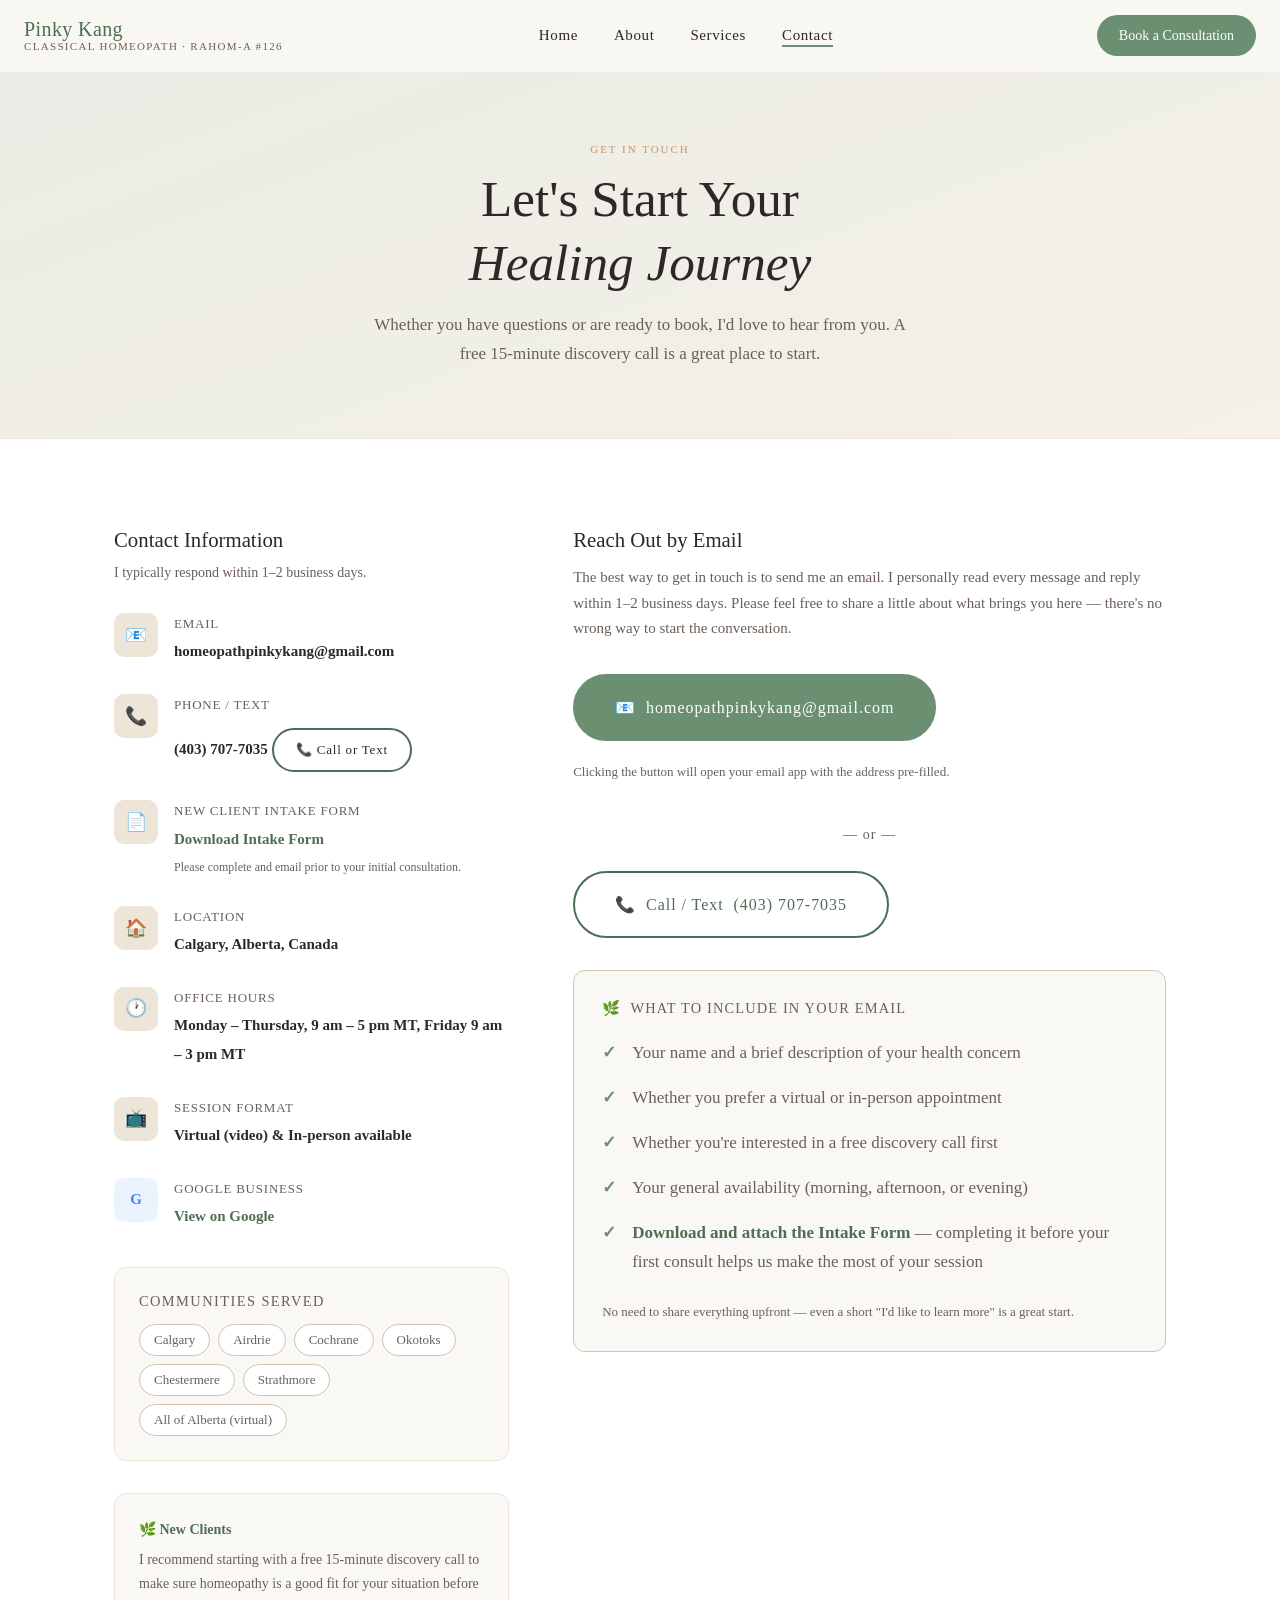
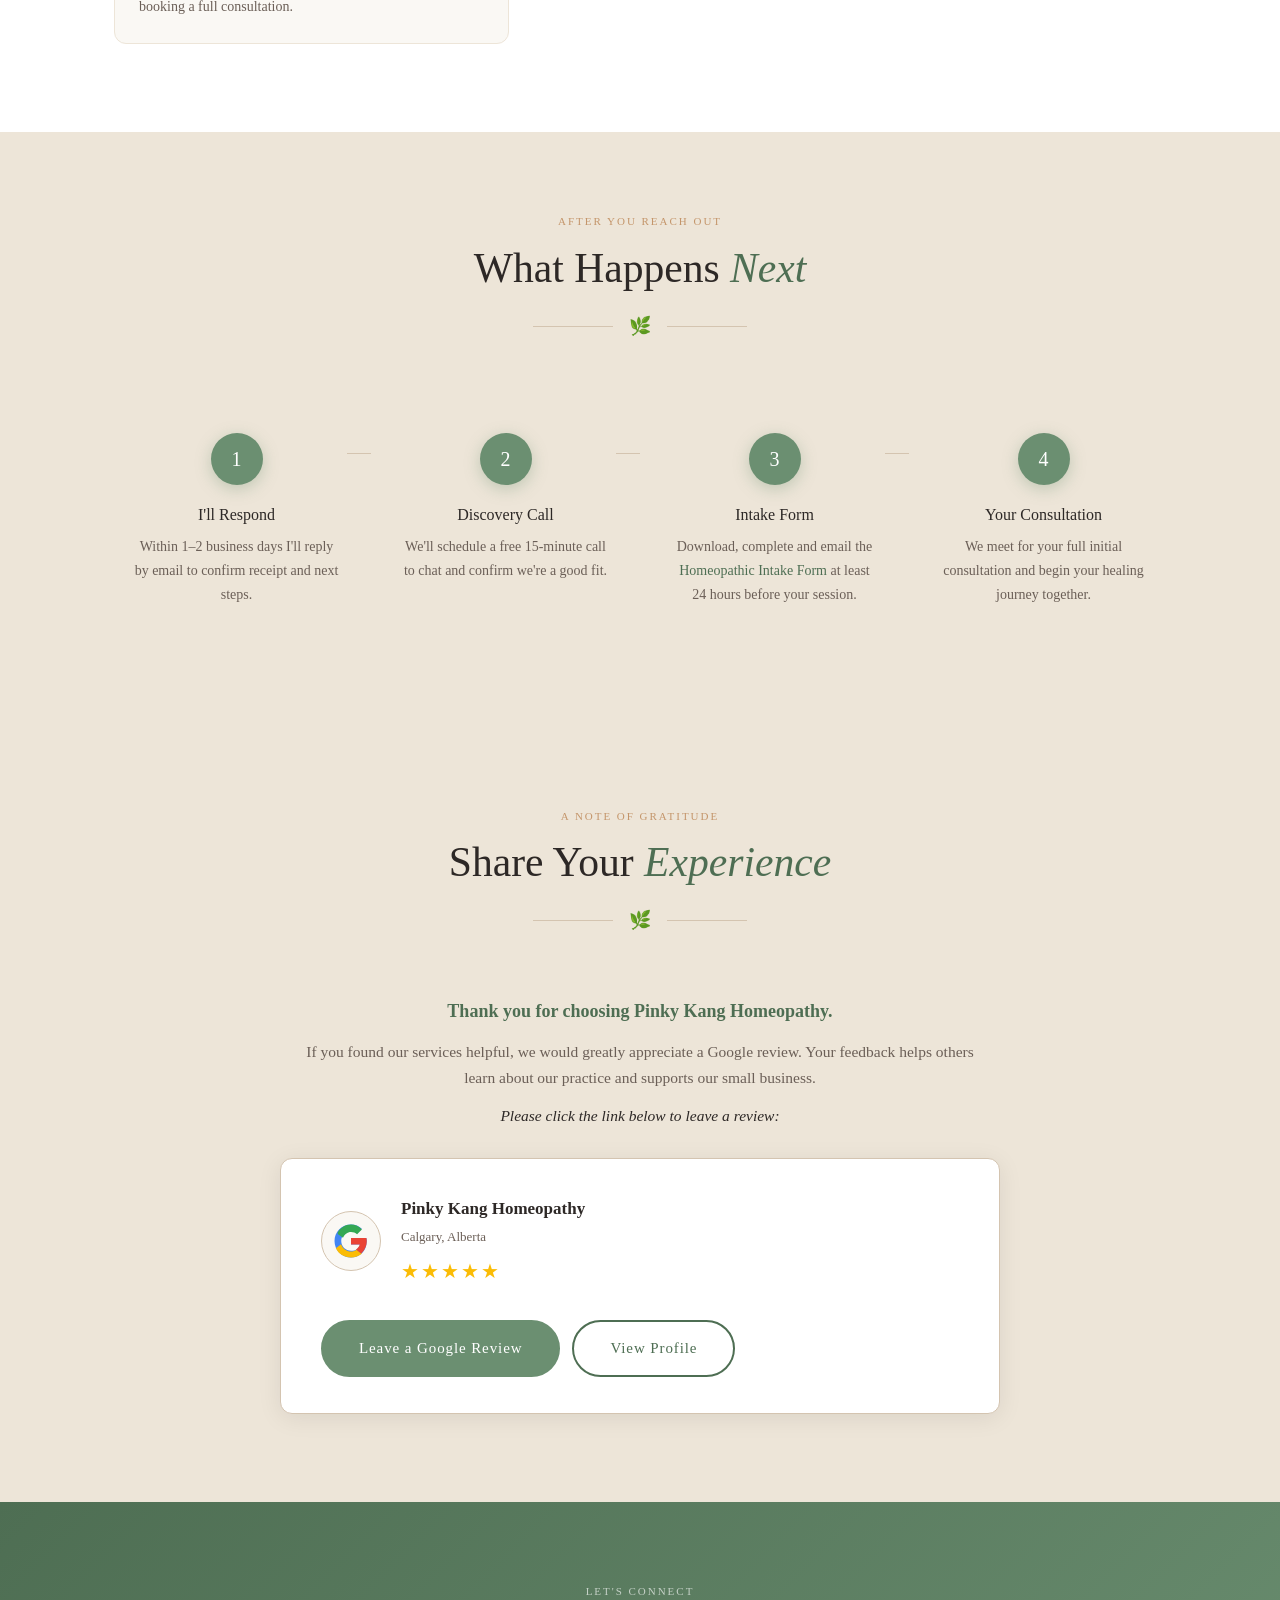
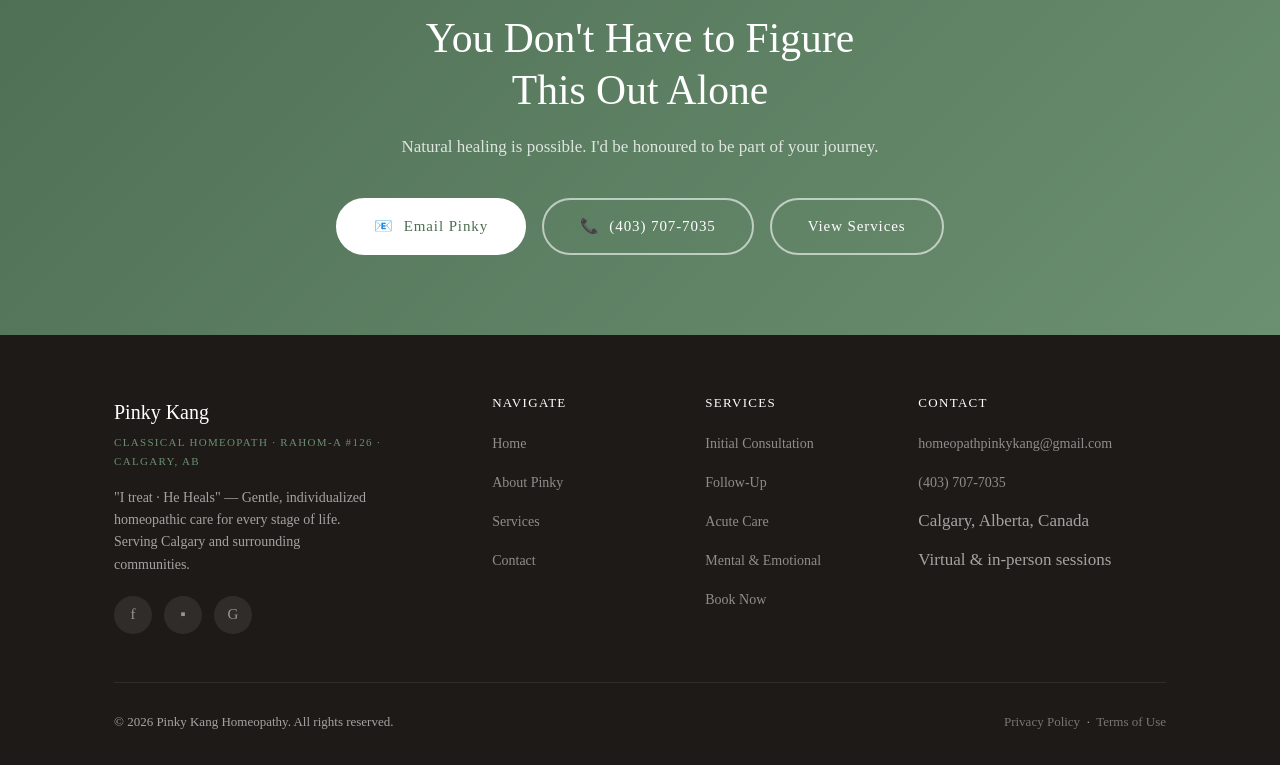
<file: contact.html>
<!DOCTYPE html>
<html lang="en">
<head>
  <meta charset="UTF-8" />
  <meta name="viewport" content="width=device-width, initial-scale=1.0" />
  <title>Contact & Book | Pinky Kang Homeopathy | Calgary, Alberta</title>
  <meta name="description" content="Book a homeopathic consultation with Pinky Kang in Calgary, Alberta. Offering virtual and in-person sessions across Southern Alberta. Contact today." />
  <meta name="keywords" content="book homeopathy Calgary, contact homeopath Alberta, homeopathy appointment Calgary, Pinky Kang contact, natural health Calgary appointment" />
  <meta name="robots" content="index, follow" />
  <link rel="canonical" href="https://pinkykang.ca/contact.html" />
  <meta property="og:title" content="Contact & Book | Pinky Kang Homeopathy Calgary" />
  <meta property="og:description" content="Book your homeopathic consultation with Pinky Kang in Calgary, Alberta. Virtual and in-person available." />
  <meta property="og:url" content="https://pinkykang.ca/contact.html" />
  <meta property="og:type" content="website" />
  <meta name="geo.region" content="CA-AB" />
  <meta name="geo.placename" content="Calgary, Alberta" />
  <link rel="stylesheet" href="style.css" />
</head>
<body>

  <!-- ===== NAVBAR ===== -->
  <nav class="navbar">
    <a href="index.html" class="navbar-brand">
      <span class="brand-name">Pinky Kang</span>
      <span class="brand-sub">Classical Homeopath · RAHom-A #126</span>
    </a>
    <ul class="nav-links">
      <li><a href="index.html">Home</a></li>
      <li><a href="about.html">About</a></li>
      <li><a href="services.html">Services</a></li>
      <li><a href="contact.html">Contact</a></li>
    </ul>
    <li class="nav-cta" style="list-style:none"><a href="contact.html">Book a Consultation</a></li>
    <button class="hamburger" aria-label="Toggle menu">
      <span></span><span></span><span></span>
    </button>
  </nav>
  <nav class="mobile-nav">
    <a href="index.html">Home</a>
    <a href="about.html">About Pinky</a>
    <a href="services.html">Services</a>
    <a href="contact.html">Contact &amp; Book</a>
  </nav>

  <!-- ===== PAGE HERO ===== -->
  <div class="page-hero">
    <span class="section-label">Get in Touch</span>
    <h1>Let's Start Your<br><em>Healing Journey</em></h1>
    <p>Whether you have questions or are ready to book, I'd love to hear from you. A free 15-minute discovery call is a great place to start.</p>
  </div>

  <!-- ===== CONTACT ===== -->
  <section class="contact-section">
    <div class="container">
      <div class="contact-grid">

        <!-- Info sidebar -->
        <div class="reveal">
          <h3 style="font-size:1.3rem; margin-bottom:8px;">Contact Information</h3>
          <p style="font-size:14px; color:var(--text-lt); margin-bottom:28px;">I typically respond within 1–2 business days.</p>

          <div class="contact-detail">
            <div class="contact-icon">&#128231;</div>
            <div class="contact-detail-body">
              <span>Email</span>
              <strong><a href="mailto:homeopathpinkykang@gmail.com?subject=Homeopathy%20Inquiry%20%E2%80%94%20Calgary">homeopathpinkykang@gmail.com</a></strong>
            </div>
          </div>

          <div class="contact-detail">
            <div class="contact-icon">&#128222;</div>
            <div class="contact-detail-body">
              <span>Phone / Text</span>
              <strong><a href="tel:+14037077035">(403) 707-7035</a></strong>
              <a href="tel:+14037077035" class="btn btn-outline" style="margin-top:10px; padding:9px 22px; font-size:13px; display:inline-flex; align-items:center; gap:6px;">&#128222; Call or Text</a>
            </div>
          </div>

          <div class="contact-detail">
            <div class="contact-icon">&#128196;</div>
            <div class="contact-detail-body">
              <span>New Client Intake Form</span>
              <strong><a href="Professional_Homeopathic_Intake_Form.docx" download style="color:var(--sage-dk);">Download Intake Form</a></strong>
              <p style="font-size:12px; color:var(--text-lt); margin:4px 0 0;">Please complete and email prior to your initial consultation.</p>
            </div>
          </div>

          <div class="contact-detail">
            <div class="contact-icon">&#127968;</div>
            <div class="contact-detail-body">
              <span>Location</span>
              <strong>Calgary, Alberta, Canada</strong>
            </div>
          </div>

          <div class="contact-detail">
            <div class="contact-icon">&#128336;</div>
            <div class="contact-detail-body">
              <span>Office Hours</span>
              <strong>Monday – Thursday, 9 am – 5 pm MT, Friday 9 am – 3 pm MT </strong>
            </div>
          </div>

          <div class="contact-detail">
            <div class="contact-icon">&#128250;</div>
            <div class="contact-detail-body">
              <span>Session Format</span>
              <strong>Virtual (video) &amp; In-person available</strong>
            </div>
          </div>

          <div class="contact-detail">
            <div class="contact-icon" style="background:rgba(66,133,244,.1); color:#4285f4; font-weight:bold; font-size:15px;">G</div>
            <div class="contact-detail-body">
              <span>Google Business</span>
              <strong><a href="https://share.google/hr4Il6LVmAOpRfDPN" target="_blank" rel="noopener" style="color:var(--sage-dk);">View on Google</a></strong>
            </div>
          </div>

          <div class="contact-areas">
            <h4>Communities Served</h4>
            <ul class="areas-list">
              <li>Calgary</li>
              <li>Airdrie</li>
              <li>Cochrane</li>
              <li>Okotoks</li>
              <li>Chestermere</li>
              <li>Strathmore</li>
              <li>All of Alberta (virtual)</li>
            </ul>
          </div>

          <div style="margin-top:32px; padding:24px; background:var(--cream); border:1px solid var(--tan); border-radius:12px;">
            <p style="font-size:14px; color:var(--text-lt); margin:0;">
              <strong style="color:var(--sage-dk); display:block; margin-bottom:6px;">&#127807; New Clients</strong>
              I recommend starting with a free 15-minute discovery call to make sure homeopathy is a good fit for your situation before booking a full consultation.
            </p>
          </div>
        </div>

        <!-- Email reach-out panel -->
        <div class="reveal reveal-delay-2">
          <h3 style="font-size:1.3rem; margin-bottom:12px;">Reach Out by Email</h3>
          <p style="font-size:15px; color:var(--text-lt); margin-bottom:32px;">
            The best way to get in touch is to send me an email. I personally read every message and
            reply within 1–2 business days. Please feel free to share a little about what brings you
            here — there's no wrong way to start the conversation.
          </p>

          <a href="mailto:homeopathpinkykang@gmail.com?subject=Homeopathy%20Inquiry%20%E2%80%94%20Calgary"
             class="btn btn-primary"
             style="font-size:16px; padding:18px 40px; display:inline-flex; align-items:center; gap:10px; margin-bottom:20px;">
            &#128231; &nbsp;homeopathpinkykang@gmail.com
          </a>

          <p style="font-size:13px; color:var(--text-lt); margin-bottom:40px;">
            Clicking the button will open your email app with the address pre-filled.
          </p>

          <!-- Or call/text -->
          <div style="text-align:center; margin:8px 0 24px; color:var(--text-lt); font-size:14px; letter-spacing:.08em;">— or —</div>
          <a href="tel:+14037077035"
             class="btn btn-outline"
             style="font-size:16px; padding:18px 40px; display:inline-flex; align-items:center; gap:10px; margin-bottom:32px;">
            &#128222; &nbsp;Call / Text &nbsp;(403) 707-7035
          </a>

          <!-- What to include tip box -->
          <div style="background:var(--cream); border:1px solid var(--tan-dk); border-radius:var(--radius); padding:28px;">
            <h4 style="font-size:.9rem; letter-spacing:.08em; text-transform:uppercase; color:var(--text-lt); margin-bottom:14px;">&#127807; &nbsp;What to include in your email</h4>
            <ul class="check-list" style="margin:0;">
              <li>Your name and a brief description of your health concern</li>
              <li>Whether you prefer a virtual or in-person appointment</li>
              <li>Whether you're interested in a free discovery call first</li>
              <li>Your general availability (morning, afternoon, or evening)</li>
              <li><a href="Professional_Homeopathic_Intake_Form.docx" download style="color:var(--sage-dk); font-weight:bold;">Download and attach the Intake Form</a> — completing it before your first consult helps us make the most of your session</li>
            </ul>
            <p style="font-size:13px; color:var(--text-lt); margin:16px 0 0;">
              No need to share everything upfront — even a short "I'd like to learn more" is a great start.
            </p>
          </div>
        </div>
      </div>
    </div>
  </section>

  <!-- ===== WHAT HAPPENS NEXT ===== -->
  <section style="background:var(--tan); padding:80px 0;">
    <div class="container">
      <div class="section-head reveal">
        <span class="section-label">After You Reach Out</span>
        <h2 class="section-title">What Happens <em>Next</em></h2>
        <div class="divider"><span class="divider-icon">&#127807;</span></div>
      </div>
      <div class="steps-grid">
        <div class="step-card reveal reveal-delay-1">
          <div class="step-number">1</div>
          <h3>I'll Respond</h3>
          <p>Within 1–2 business days I'll reply by email to confirm receipt and next steps.</p>
          <div class="step-connector"></div>
        </div>
        <div class="step-card reveal reveal-delay-2">
          <div class="step-number">2</div>
          <h3>Discovery Call</h3>
          <p>We'll schedule a free 15-minute call to chat and confirm we're a good fit.</p>
          <div class="step-connector"></div>
        </div>
        <div class="step-card reveal reveal-delay-3">
          <div class="step-number">3</div>
          <h3>Intake Form</h3>
          <p>Download, complete and email the <a href="Professional_Homeopathic_Intake_Form.docx" download style="color:var(--sage-dk);">Homeopathic Intake Form</a> at least 24 hours before your session.</p>
          <div class="step-connector"></div>
        </div>
        <div class="step-card reveal reveal-delay-4">
          <div class="step-number">4</div>
          <h3>Your Consultation</h3>
          <p>We meet for your full initial consultation and begin your healing journey together.</p>
        </div>
      </div>
    </div>
  </section>

  <!-- ===== THANK YOU / GOOGLE REVIEW ===== -->
  <section class="reviews-section">
    <div class="container">
      <div class="section-head reveal">
        <span class="section-label">A Note of Gratitude</span>
        <h2 class="section-title">Share Your <em>Experience</em></h2>
        <div class="divider"><span class="divider-icon">&#127807;</span></div>
      </div>

      <div class="review-thanks reveal">
        <p class="review-thanks-lead"><strong>Thank you for choosing Pinky Kang Homeopathy.</strong></p>
        <p>
          If you found our services helpful, we would greatly appreciate a Google review.
          Your feedback helps others learn about our practice and supports our small business.
        </p>
        <p class="review-thanks-cue">Please click the link below to leave a review:</p>
      </div>

      <div class="reviews-google-card reveal">
        <div class="rgc-left">
          <div class="rgc-logo">
            <svg width="36" height="36" viewBox="0 0 48 48" xmlns="http://www.w3.org/2000/svg" aria-hidden="true">
              <path fill="#4285F4" d="M44.5 20H24v8.5h11.8C34.7 33.9 30.1 37 24 37c-7.2 0-13-5.8-13-13s5.8-13 13-13c3.1 0 5.9 1.1 8.1 2.9l6.4-6.4C34.6 4.1 29.6 2 24 2 11.8 2 2 11.8 2 24s9.8 22 22 22c11 0 21-8 21-22 0-1.3-.2-2.7-.5-4z"/>
              <path fill="#34A853" d="M6.3 14.7l7 5.1C15.1 15.5 19.2 12 24 12c3.1 0 5.9 1.1 8.1 2.9l6.4-6.4C34.6 4.1 29.6 2 24 2c-7.6 0-14.3 4.4-17.7 10.7z"/>
              <path fill="#FBBC05" d="M24 46c5.5 0 10.5-1.9 14.4-5l-6.7-5.5C29.5 37 26.9 38 24 38c-6.1 0-11.3-4.1-13.2-9.7l-7 5.4C7.5 41.4 15.2 46 24 46z"/>
              <path fill="#EA4335" d="M44.5 20H24v8.5h11.8c-.9 2.8-2.7 5.1-5.1 6.7l6.7 5.5C41.4 37.3 45 31.3 45 24c0-1.3-.2-2.7-.5-4z"/>
            </svg>
          </div>
          <div class="rgc-info">
            <strong>Pinky Kang Homeopathy</strong>
            <span>Calgary, Alberta</span>
            <div class="rgc-stars">&#9733;&#9733;&#9733;&#9733;&#9733;</div>
          </div>
        </div>
        <div class="rgc-actions">
          <a href="https://share.google/hr4Il6LVmAOpRfDPN" target="_blank" rel="noopener" class="btn btn-primary">Leave a Google Review</a>
          <a href="https://share.google/hr4Il6LVmAOpRfDPN" target="_blank" rel="noopener" class="btn btn-outline">View Profile</a>
        </div>
      </div>
    </div>
  </section>

  <!-- ===== CTA ===== -->
  <section class="cta-section">
    <div class="container">
      <span class="section-label">Let's Connect</span>
      <h2 class="section-title">You Don't Have to Figure<br>This Out Alone</h2>
      <p>Natural healing is possible. I'd be honoured to be part of your journey.</p>
      <div class="cta-actions">
        <a href="mailto:homeopathpinkykang@gmail.com?subject=Homeopathy%20Inquiry%20%E2%80%94%20Calgary" class="btn btn-white">&#128231; &nbsp;Email Pinky</a>
        <a href="tel:+14037077035" class="btn btn-outline-white">&#128222; &nbsp;(403) 707-7035</a>
        <a href="services.html" class="btn btn-outline-white">View Services</a>
      </div>
    </div>
  </section>

  <!-- ===== FOOTER ===== -->
  <footer class="footer">
    <div class="container">
      <div class="footer-grid">
        <div class="footer-brand">
          <span class="brand-name">Pinky Kang</span>
          <span class="brand-sub">Classical Homeopath · RAHom-A #126 · Calgary, AB</span>
          <p>"I treat · He Heals" — Gentle, individualized homeopathic care for every stage of life. Serving Calgary and surrounding communities.</p>
          <div class="footer-social">
            <a href="#" class="social-btn" aria-label="Facebook">f</a>
            <a href="#" class="social-btn" aria-label="Instagram">&#9642;</a>
            <a href="https://share.google/hr4Il6LVmAOpRfDPN" target="_blank" rel="noopener" class="social-btn" aria-label="Google Business Profile" title="Google Business Profile">G</a>
          </div>
        </div>
        <div class="footer-col">
          <h4>Navigate</h4>
          <ul class="footer-links">
            <li><a href="index.html">Home</a></li>
            <li><a href="about.html">About Pinky</a></li>
            <li><a href="services.html">Services</a></li>
            <li><a href="contact.html">Contact</a></li>
          </ul>
        </div>
        <div class="footer-col">
          <h4>Services</h4>
          <ul class="footer-links">
            <li><a href="services.html">Initial Consultation</a></li>
            <li><a href="services.html">Follow-Up</a></li>
            <li><a href="services.html">Acute Care</a></li>
            <li><a href="services.html">Mental &amp; Emotional</a></li>
            <li><a href="contact.html">Book Now</a></li>
          </ul>
        </div>
        <div class="footer-col">
          <h4>Contact</h4>
          <ul class="footer-links">
            <li><a href="mailto:homeopathpinkykang@gmail.com">homeopathpinkykang@gmail.com</a></li>
            <li><a href="tel:+14037077035">(403) 707-7035</a></li>
            <li>Calgary, Alberta, Canada</li>
            <li>Virtual &amp; in-person sessions</li>
          </ul>
        </div>
      </div>
      <div class="footer-bottom">
        <span>&copy; 2026 Pinky Kang Homeopathy. All rights reserved.</span>
        <span>
          <a href="#">Privacy Policy</a> &nbsp;·&nbsp;
          <a href="#">Terms of Use</a>
        </span>
      </div>
    </div>
  </footer>

  <script src="script.js"></script>
</body>
</html>
</file>
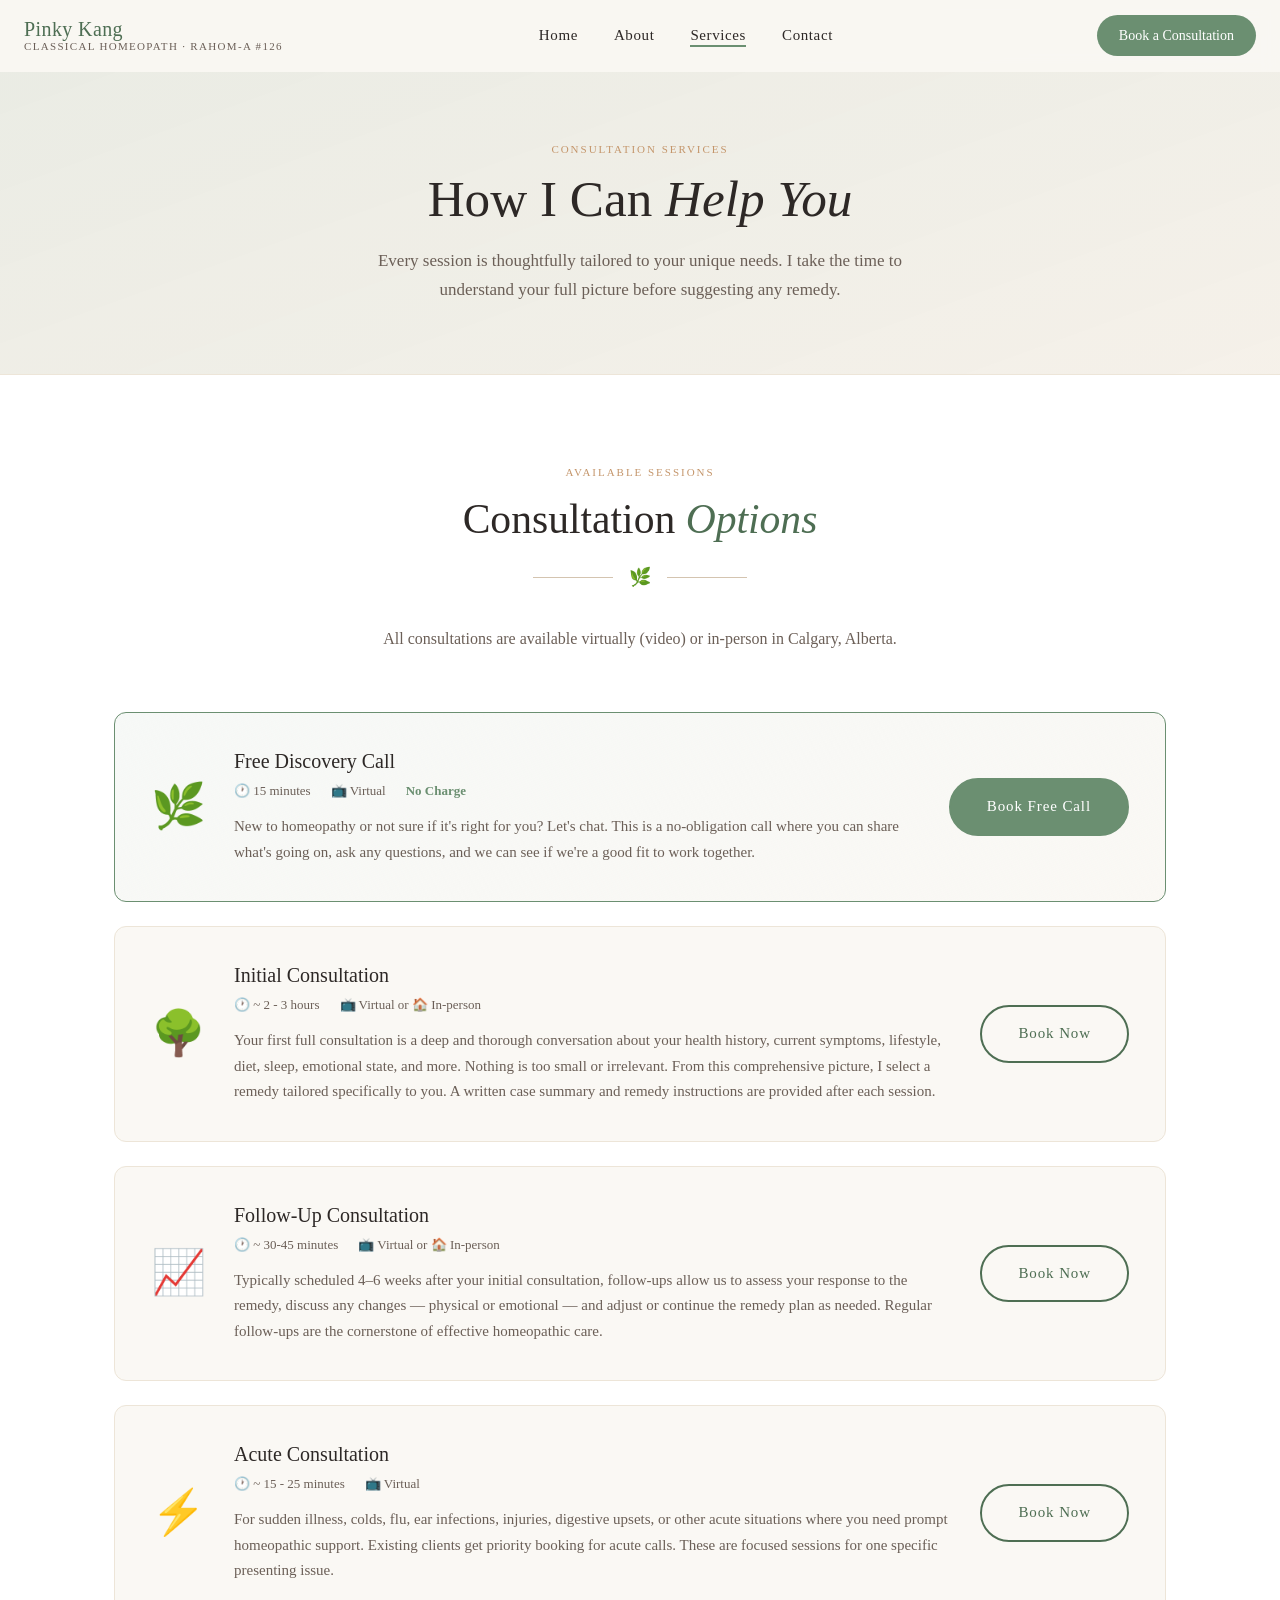
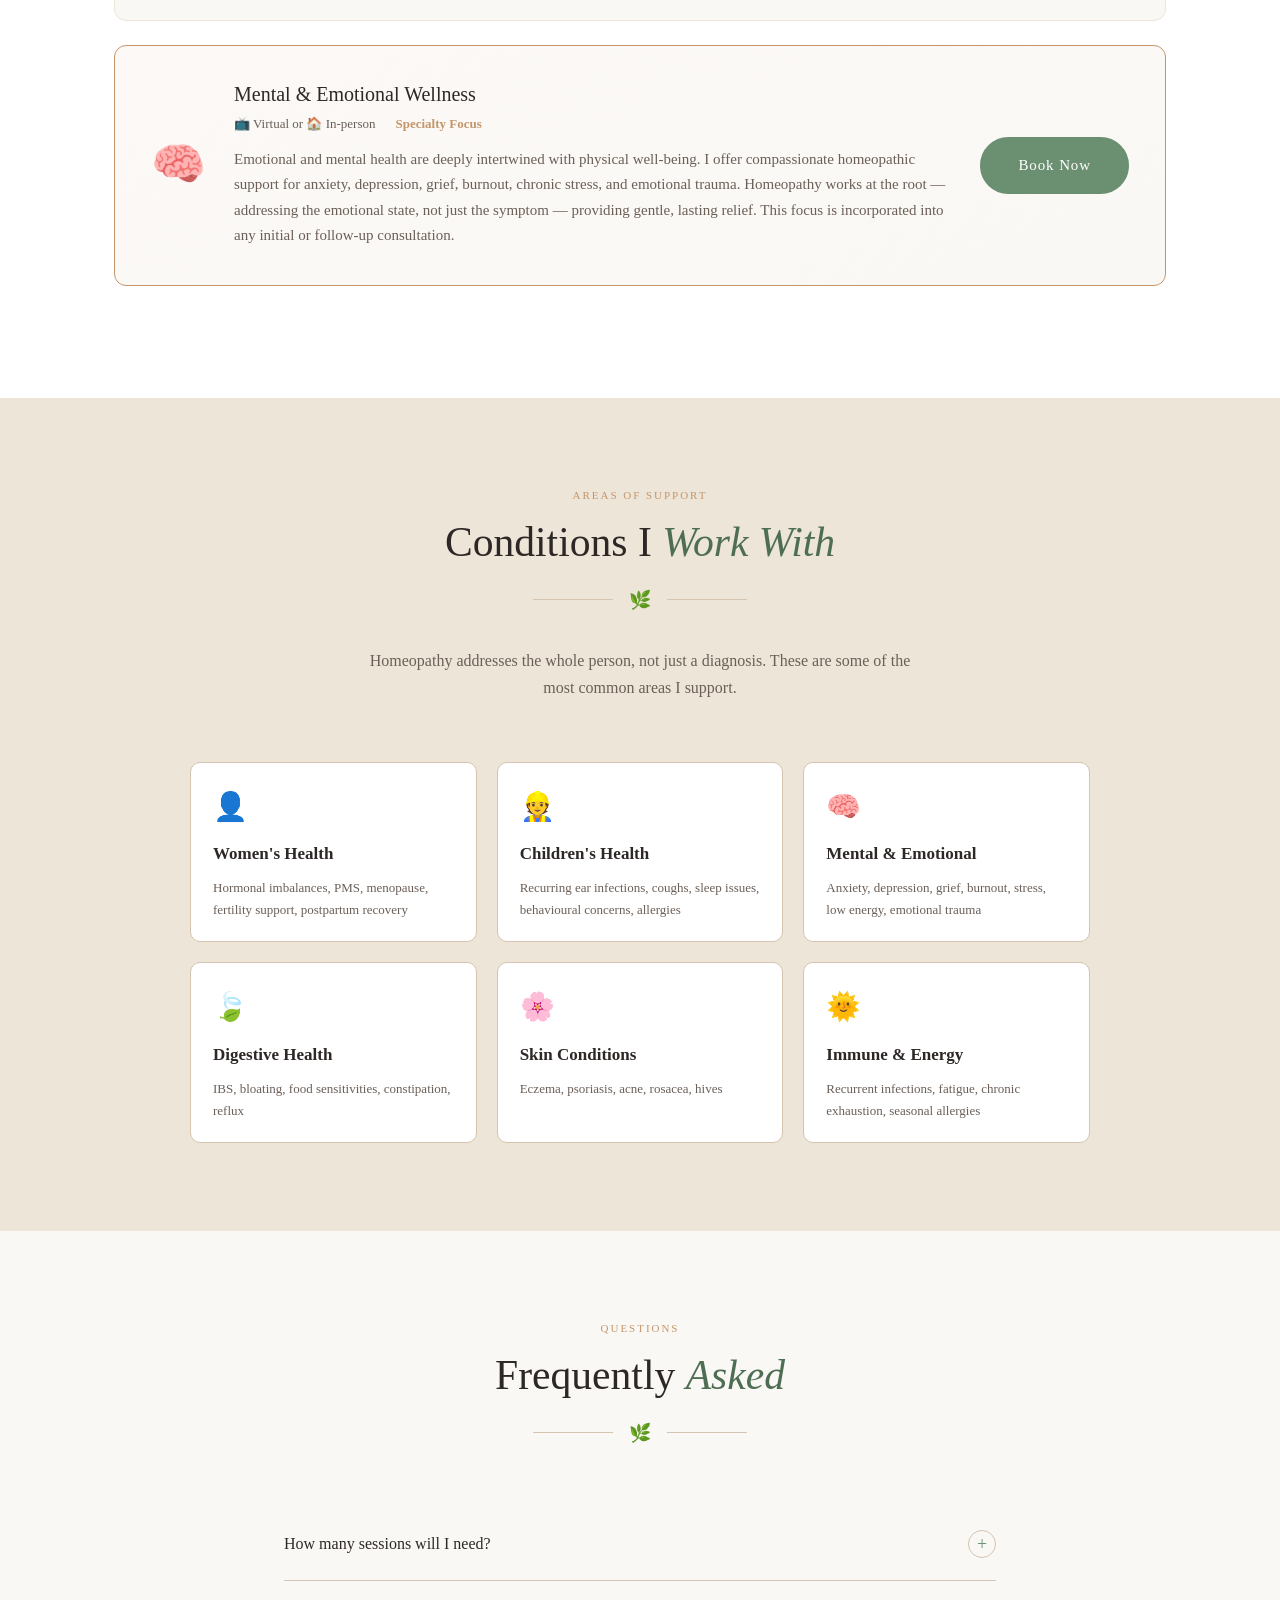
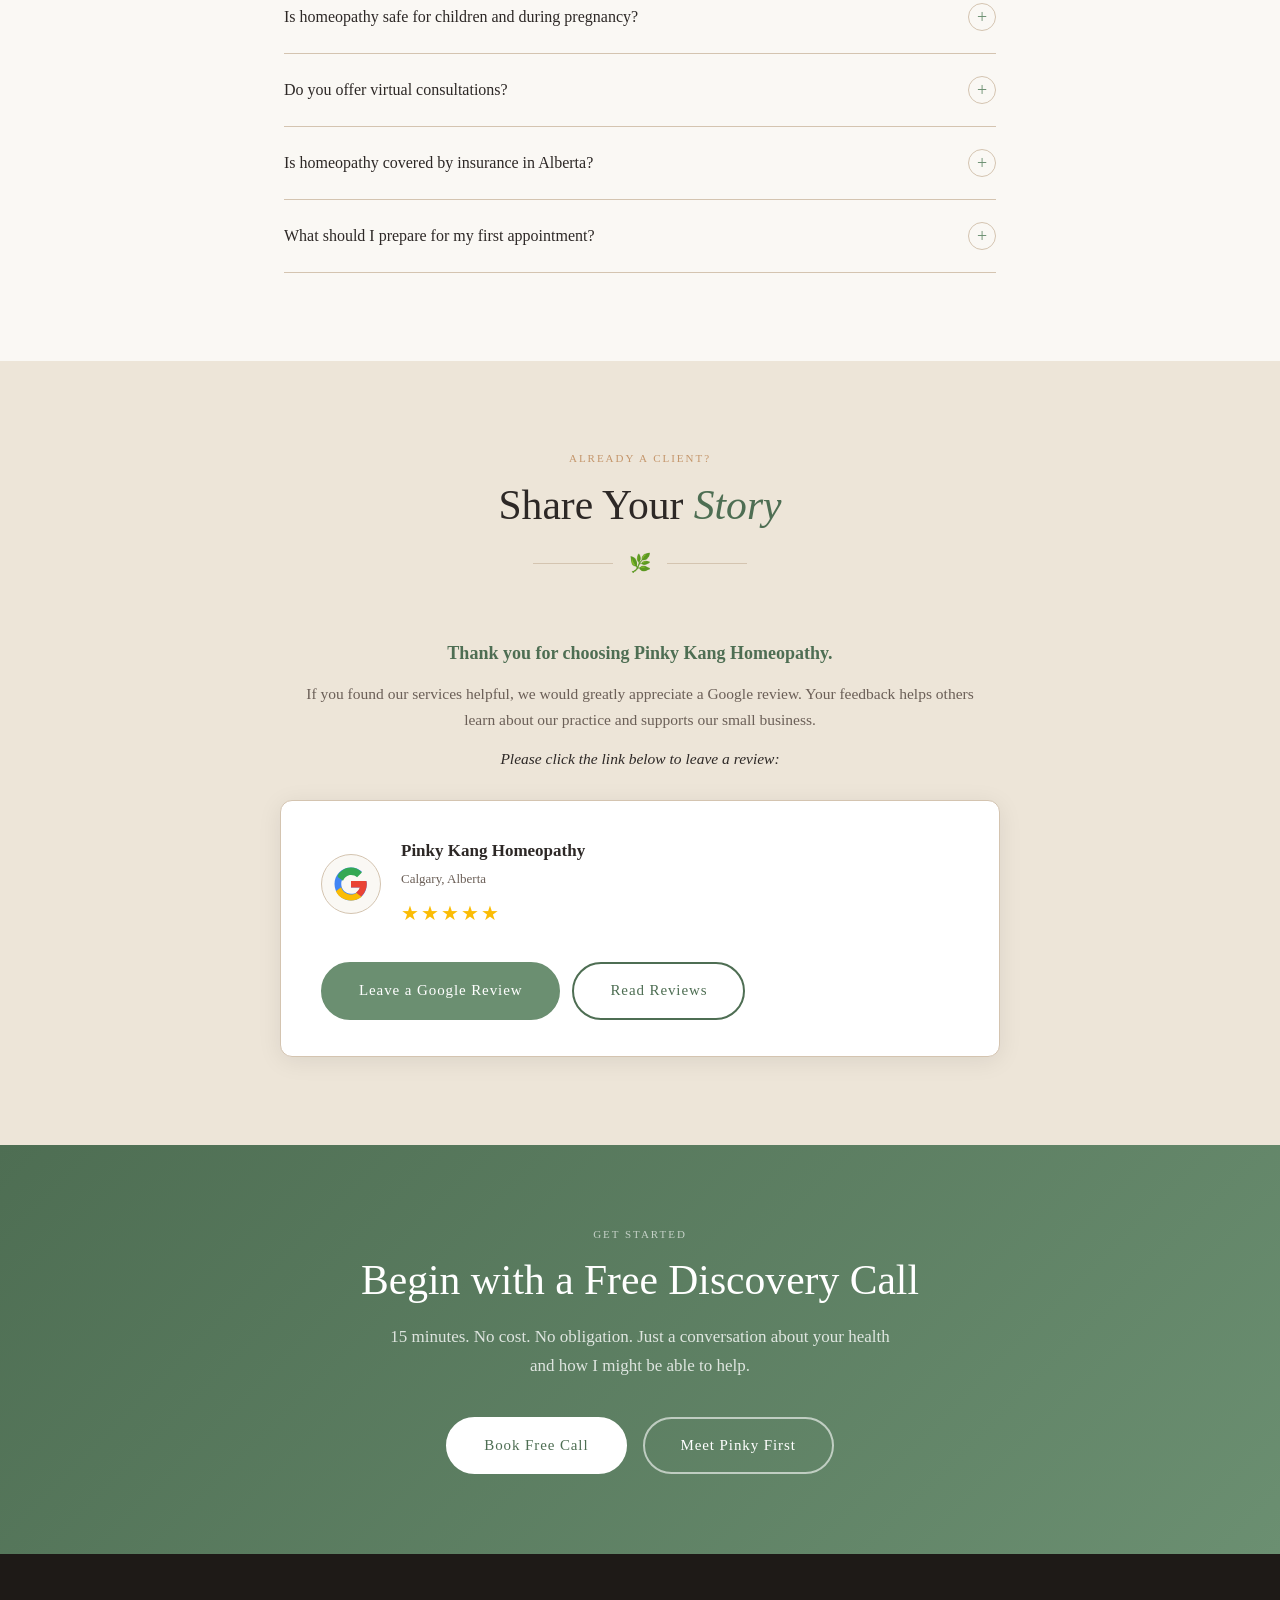
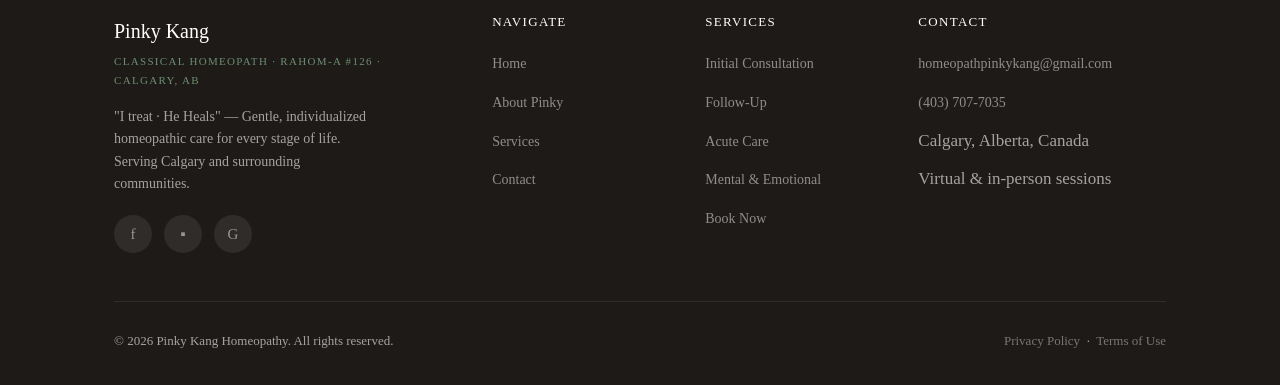
<file: services.html>
<!DOCTYPE html>
<html lang="en">
<head>
  <meta charset="UTF-8" />
  <meta name="viewport" content="width=device-width, initial-scale=1.0" />
  <title>Homeopathy Services | Pinky Kang | Calgary, Alberta</title>
  <meta name="description" content="Homeopathic consultation services offered by Pinky Kang in Calgary, Alberta — initial consultations, follow-ups, and acute care. Serving families across Southern Alberta." />
  <meta name="keywords" content="homeopathy consultation Calgary, homeopathic services Alberta, natural health consultation, Pinky Kang services" />
  <meta name="robots" content="index, follow" />
  <link rel="canonical" href="https://pinkykang.ca/services.html" />
  <meta property="og:title" content="Homeopathy Services | Pinky Kang Calgary" />
  <meta property="og:description" content="Initial, follow-up, and acute homeopathic consultations in Calgary, Alberta." />
  <meta property="og:url" content="https://pinkykang.ca/services.html" />
  <meta property="og:type" content="website" />
  <meta name="geo.region" content="CA-AB" />
  <meta name="geo.placename" content="Calgary, Alberta" />
  <link rel="stylesheet" href="style.css" />
</head>
<body>

  <!-- ===== NAVBAR ===== -->
  <nav class="navbar">
    <a href="index.html" class="navbar-brand">
      <span class="brand-name">Pinky Kang</span>
      <span class="brand-sub">Classical Homeopath · RAHom-A #126</span>
    </a>
    <ul class="nav-links">
      <li><a href="index.html">Home</a></li>
      <li><a href="about.html">About</a></li>
      <li><a href="services.html">Services</a></li>
      <li><a href="contact.html">Contact</a></li>
    </ul>
    <li class="nav-cta" style="list-style:none"><a href="contact.html">Book a Consultation</a></li>
    <button class="hamburger" aria-label="Toggle menu">
      <span></span><span></span><span></span>
    </button>
  </nav>
  <nav class="mobile-nav">
    <a href="index.html">Home</a>
    <a href="about.html">About Pinky</a>
    <a href="services.html">Services</a>
    <a href="contact.html">Contact &amp; Book</a>
  </nav>

  <!-- ===== PAGE HERO ===== -->
  <div class="page-hero">
    <span class="section-label">Consultation Services</span>
    <h1>How I Can <em>Help You</em></h1>
    <p>Every session is thoughtfully tailored to your unique needs. I take the time to understand your full picture before suggesting any remedy.</p>
  </div>

  <!-- ===== SERVICES DETAIL ===== -->
  <section class="services-detail">
    <div class="container">
      <div class="section-head reveal">
        <span class="section-label">Available Sessions</span>
        <h2 class="section-title">Consultation <em>Options</em></h2>
        <div class="divider"><span class="divider-icon">&#127807;</span></div>
        <p class="section-sub">All consultations are available virtually (video) or in-person in Calgary, Alberta.</p>
      </div>

      <!-- Free Discovery Call -->
      <div class="service-detail-card reveal" style="border-color:var(--sage); background:linear-gradient(160deg, rgba(107,143,113,.06), var(--cream));">
        <div class="service-detail-icon">&#127807;</div>
        <div class="service-detail-body">
          <h3>Free Discovery Call</h3>
          <div class="service-detail-meta">
            <span>&#128336; 15 minutes</span>
            <span>&#128250; Virtual</span>
            <span style="color:var(--sage); font-weight:bold;">No Charge</span>
          </div>
          <p>New to homeopathy or not sure if it's right for you? Let's chat. This is a no-obligation call where you can share what's going on, ask any questions, and we can see if we're a good fit to work together.</p>
        </div>
        <div class="service-detail-cta">
          <a href="contact.html" class="btn btn-primary">Book Free Call</a>
        </div>
      </div>

      <!-- Initial Consultation -->
      <div class="service-detail-card reveal reveal-delay-1">
        <div class="service-detail-icon">&#127795;</div>
        <div class="service-detail-body">
          <h3>Initial Consultation</h3>
          <div class="service-detail-meta">
            <span>&#128336; ~ 2 - 3 hours</span>
            <span>&#128250; Virtual or &#127968; In-person</span>
          </div>
          <p>Your first full consultation is a deep and thorough conversation about your health history, current symptoms, lifestyle, diet, sleep, emotional state, and more. Nothing is too small or irrelevant. From this comprehensive picture, I select a remedy tailored specifically to you. A written case summary and remedy instructions are provided after each session.</p>
        </div>
        <div class="service-detail-cta">
          <a href="contact.html" class="btn btn-outline">Book Now</a>
        </div>
      </div>

      <!-- Follow-Up -->
      <div class="service-detail-card reveal reveal-delay-2">
        <div class="service-detail-icon">&#128200;</div>
        <div class="service-detail-body">
          <h3>Follow-Up Consultation</h3>
          <div class="service-detail-meta">
            <span>&#128336; ~ 30-45 minutes</span>
            <span>&#128250; Virtual or &#127968; In-person</span>
          </div>
          <p>Typically scheduled 4–6 weeks after your initial consultation, follow-ups allow us to assess your response to the remedy, discuss any changes — physical or emotional — and adjust or continue the remedy plan as needed. Regular follow-ups are the cornerstone of effective homeopathic care.</p>
        </div>
        <div class="service-detail-cta">
          <a href="contact.html" class="btn btn-outline">Book Now</a>
        </div>
      </div>

      <!-- Acute -->
      <div class="service-detail-card reveal reveal-delay-3">
        <div class="service-detail-icon">&#9889;</div>
        <div class="service-detail-body">
          <h3>Acute Consultation</h3>
          <div class="service-detail-meta">
            <span>&#128336; ~ 15 - 25 minutes</span>
            <span>&#128250; Virtual</span>
          </div>
          <p>For sudden illness, colds, flu, ear infections, injuries, digestive upsets, or other acute situations where you need prompt homeopathic support. Existing clients get priority booking for acute calls. These are focused sessions for one specific presenting issue.</p>
        </div>
        <div class="service-detail-cta">
          <a href="contact.html" class="btn btn-outline">Book Now</a>
        </div>
      </div>

      <!-- Mental & Emotional Wellness -->
      <div class="service-detail-card reveal" style="border-color:var(--amber); background:linear-gradient(160deg, rgba(196,149,106,.06), var(--cream));">
        <div class="service-detail-icon">&#129504;</div>
        <div class="service-detail-body">
          <h3>Mental &amp; Emotional Wellness</h3>
          <div class="service-detail-meta">
            <span>&#128250; Virtual or &#127968; In-person</span>
            <span style="color:var(--amber); font-weight:bold;">Specialty Focus</span>
          </div>
          <p>Emotional and mental health are deeply intertwined with physical well-being. I offer compassionate homeopathic support for anxiety, depression, grief, burnout, chronic stress, and emotional trauma. Homeopathy works at the root — addressing the emotional state, not just the symptom — providing gentle, lasting relief. This focus is incorporated into any initial or follow-up consultation.</p>
        </div>
        <div class="service-detail-cta">
          <a href="contact.html" class="btn btn-primary">Book Now</a>
        </div>
      </div>
    </div>
  </section>

  <!-- ===== CONDITIONS ===== -->
  <section style="background:var(--tan); padding:88px 0;">
    <div class="container">
      <div class="section-head reveal">
        <span class="section-label">Areas of Support</span>
        <h2 class="section-title">Conditions I <em>Work With</em></h2>
        <div class="divider"><span class="divider-icon">&#127807;</span></div>
        <p class="section-sub">Homeopathy addresses the whole person, not just a diagnosis. These are some of the most common areas I support.</p>
      </div>
      <div style="display:grid; grid-template-columns:repeat(3,1fr); gap:20px; max-width:900px; margin:0 auto;" class="reveal">
        <div style="background:var(--white); border-radius:10px; padding:20px 22px; border:1px solid var(--tan-dk);">
          <div style="font-size:28px; margin-bottom:10px;">&#128100;</div>
          <strong>Women's Health</strong>
          <p style="font-size:13px; color:var(--text-lt); margin:8px 0 0;">Hormonal imbalances, PMS, menopause, fertility support, postpartum recovery</p>
        </div>
        <div style="background:var(--white); border-radius:10px; padding:20px 22px; border:1px solid var(--tan-dk);">
          <div style="font-size:28px; margin-bottom:10px;">&#128119;</div>
          <strong>Children's Health</strong>
          <p style="font-size:13px; color:var(--text-lt); margin:8px 0 0;">Recurring ear infections, coughs, sleep issues, behavioural concerns, allergies</p>
        </div>
        <div style="background:var(--white); border-radius:10px; padding:20px 22px; border:1px solid var(--tan-dk);">
          <div style="font-size:28px; margin-bottom:10px;">&#129504;</div>
          <strong>Mental &amp; Emotional</strong>
          <p style="font-size:13px; color:var(--text-lt); margin:8px 0 0;">Anxiety, depression, grief, burnout, stress, low energy, emotional trauma</p>
        </div>
        <div style="background:var(--white); border-radius:10px; padding:20px 22px; border:1px solid var(--tan-dk);">
          <div style="font-size:28px; margin-bottom:10px;">&#127811;</div>
          <strong>Digestive Health</strong>
          <p style="font-size:13px; color:var(--text-lt); margin:8px 0 0;">IBS, bloating, food sensitivities, constipation, reflux</p>
        </div>
        <div style="background:var(--white); border-radius:10px; padding:20px 22px; border:1px solid var(--tan-dk);">
          <div style="font-size:28px; margin-bottom:10px;">&#127800;</div>
          <strong>Skin Conditions</strong>
          <p style="font-size:13px; color:var(--text-lt); margin:8px 0 0;">Eczema, psoriasis, acne, rosacea, hives</p>
        </div>
        <div style="background:var(--white); border-radius:10px; padding:20px 22px; border:1px solid var(--tan-dk);">
          <div style="font-size:28px; margin-bottom:10px;">&#127774;</div>
          <strong>Immune &amp; Energy</strong>
          <p style="font-size:13px; color:var(--text-lt); margin:8px 0 0;">Recurrent infections, fatigue, chronic exhaustion, seasonal allergies</p>
        </div>
      </div>
    </div>
  </section>

  <!-- ===== FAQ ===== -->
  <section class="faq-section">
    <div class="container" style="max-width:760px;">
      <div class="section-head reveal">
        <span class="section-label">Questions</span>
        <h2 class="section-title">Frequently <em>Asked</em></h2>
        <div class="divider"><span class="divider-icon">&#127807;</span></div>
      </div>

      <div class="faq-item reveal">
        <button class="faq-question">
          How many sessions will I need?
          <span class="faq-toggle">+</span>
        </button>
        <div class="faq-answer">
          <p>This depends on your health goals and how long you've been experiencing your symptoms. Acute conditions often respond within 1–3 sessions. Chronic conditions typically require a longer-term approach — 4 to 6 months or more — with monthly or bi-monthly follow-ups.</p>
        </div>
      </div>

      <div class="faq-item reveal reveal-delay-1">
        <button class="faq-question">
          Is homeopathy safe for children and during pregnancy?
          <span class="faq-toggle">+</span>
        </button>
        <div class="faq-answer">
          <p>Yes. Homeopathic remedies are non-toxic and free from harmful side effects, making them ideal for infants, children, and pregnant or breastfeeding women. They can also be safely used alongside conventional medications — though I always recommend informing your primary care physician.</p>
        </div>
      </div>

      <div class="faq-item reveal reveal-delay-2">
        <button class="faq-question">
          Do you offer virtual consultations?
          <span class="faq-toggle">+</span>
        </button>
        <div class="faq-answer">
          <p>Absolutely. All consultations are available via video call (Zoom or similar). Virtual sessions are just as effective as in-person — homeopathy is based on your symptoms and health history, not physical examination. I serve clients across Alberta and Canada.</p>
        </div>
      </div>

      <div class="faq-item reveal reveal-delay-3">
        <button class="faq-question">
          Is homeopathy covered by insurance in Alberta?
          <span class="faq-toggle">+</span>
        </button>
        <div class="faq-answer">
          <p>Some extended health benefit plans in Alberta do cover homeopathic consultations. I recommend checking your policy or contacting your provider. I can provide a receipt for you to submit for reimbursement.</p>
        </div>
      </div>

      <div class="faq-item reveal reveal-delay-4">
        <button class="faq-question">
          What should I prepare for my first appointment?
          <span class="faq-toggle">+</span>
        </button>
        <div class="faq-answer">
          <p>Come as you are! It helps to think through your main health concerns, any medications or supplements you take, your sleep patterns, diet, energy levels, and emotional wellbeing. To make the most of your session, please <a href="Professional_Homeopathic_Intake_Form.docx" download style="color:var(--sage-dk); font-weight:bold;">download and complete the Professional Homeopathic Intake Form</a> and email it to <a href="mailto:homeopathpinkykang@gmail.com" style="color:var(--sage-dk);">homeopathpinkykang@gmail.com</a> at least 24 hours prior to your initial consultation.</p>
        </div>
      </div>
    </div>
  </section>

  <!-- ===== THANK YOU / GOOGLE REVIEW ===== -->
  <section class="reviews-section">
    <div class="container">
      <div class="section-head reveal">
        <span class="section-label">Already a Client?</span>
        <h2 class="section-title">Share Your <em>Story</em></h2>
        <div class="divider"><span class="divider-icon">&#127807;</span></div>
      </div>

      <div class="review-thanks reveal">
        <p class="review-thanks-lead"><strong>Thank you for choosing Pinky Kang Homeopathy.</strong></p>
        <p>
          If you found our services helpful, we would greatly appreciate a Google review.
          Your feedback helps others learn about our practice and supports our small business.
        </p>
        <p class="review-thanks-cue">Please click the link below to leave a review:</p>
      </div>

      <div class="reviews-google-card reveal">
        <div class="rgc-left">
          <div class="rgc-logo">
            <svg width="36" height="36" viewBox="0 0 48 48" xmlns="http://www.w3.org/2000/svg" aria-hidden="true">
              <path fill="#4285F4" d="M44.5 20H24v8.5h11.8C34.7 33.9 30.1 37 24 37c-7.2 0-13-5.8-13-13s5.8-13 13-13c3.1 0 5.9 1.1 8.1 2.9l6.4-6.4C34.6 4.1 29.6 2 24 2 11.8 2 2 11.8 2 24s9.8 22 22 22c11 0 21-8 21-22 0-1.3-.2-2.7-.5-4z"/>
              <path fill="#34A853" d="M6.3 14.7l7 5.1C15.1 15.5 19.2 12 24 12c3.1 0 5.9 1.1 8.1 2.9l6.4-6.4C34.6 4.1 29.6 2 24 2c-7.6 0-14.3 4.4-17.7 10.7z"/>
              <path fill="#FBBC05" d="M24 46c5.5 0 10.5-1.9 14.4-5l-6.7-5.5C29.5 37 26.9 38 24 38c-6.1 0-11.3-4.1-13.2-9.7l-7 5.4C7.5 41.4 15.2 46 24 46z"/>
              <path fill="#EA4335" d="M44.5 20H24v8.5h11.8c-.9 2.8-2.7 5.1-5.1 6.7l6.7 5.5C41.4 37.3 45 31.3 45 24c0-1.3-.2-2.7-.5-4z"/>
            </svg>
          </div>
          <div class="rgc-info">
            <strong>Pinky Kang Homeopathy</strong>
            <span>Calgary, Alberta</span>
            <div class="rgc-stars">&#9733;&#9733;&#9733;&#9733;&#9733;</div>
          </div>
        </div>
        <div class="rgc-actions">
          <a href="https://share.google/hr4Il6LVmAOpRfDPN" target="_blank" rel="noopener" class="btn btn-primary">Leave a Google Review</a>
          <a href="https://share.google/hr4Il6LVmAOpRfDPN" target="_blank" rel="noopener" class="btn btn-outline">Read Reviews</a>
        </div>
      </div>
    </div>
  </section>

  <!-- ===== CTA ===== -->
  <section class="cta-section">
    <div class="container">
      <span class="section-label">Get Started</span>
      <h2 class="section-title">Begin with a Free Discovery Call</h2>
      <p>15 minutes. No cost. No obligation. Just a conversation about your health and how I might be able to help.</p>
      <div class="cta-actions">
        <a href="contact.html" class="btn btn-white">Book Free Call</a>
        <a href="about.html" class="btn btn-outline-white">Meet Pinky First</a>
      </div>
    </div>
  </section>

  <!-- ===== FOOTER ===== -->
  <footer class="footer">
    <div class="container">
      <div class="footer-grid">
        <div class="footer-brand">
          <span class="brand-name">Pinky Kang</span>
          <span class="brand-sub">Classical Homeopath · RAHom-A #126 · Calgary, AB</span>
          <p>"I treat · He Heals" — Gentle, individualized homeopathic care for every stage of life. Serving Calgary and surrounding communities.</p>
          <div class="footer-social">
            <a href="#" class="social-btn" aria-label="Facebook">f</a>
            <a href="#" class="social-btn" aria-label="Instagram">&#9642;</a>
            <a href="https://share.google/hr4Il6LVmAOpRfDPN" target="_blank" rel="noopener" class="social-btn" aria-label="Google Business Profile" title="Google Business Profile">G</a>
          </div>
        </div>
        <div class="footer-col">
          <h4>Navigate</h4>
          <ul class="footer-links">
            <li><a href="index.html">Home</a></li>
            <li><a href="about.html">About Pinky</a></li>
            <li><a href="services.html">Services</a></li>
            <li><a href="contact.html">Contact</a></li>
          </ul>
        </div>
        <div class="footer-col">
          <h4>Services</h4>
          <ul class="footer-links">
            <li><a href="services.html">Initial Consultation</a></li>
            <li><a href="services.html">Follow-Up</a></li>
            <li><a href="services.html">Acute Care</a></li>
            <li><a href="services.html">Mental &amp; Emotional</a></li>
            <li><a href="contact.html">Book Now</a></li>
          </ul>
        </div>
        <div class="footer-col">
          <h4>Contact</h4>
          <ul class="footer-links">
            <li><a href="mailto:homeopathpinkykang@gmail.com">homeopathpinkykang@gmail.com</a></li>
            <li><a href="tel:+14037077035">(403) 707-7035</a></li>
            <li>Calgary, Alberta, Canada</li>
            <li>Virtual &amp; in-person sessions</li>
          </ul>
        </div>
      </div>
      <div class="footer-bottom">
        <span>&copy; 2026 Pinky Kang Homeopathy. All rights reserved.</span>
        <span>
          <a href="#">Privacy Policy</a> &nbsp;·&nbsp;
          <a href="#">Terms of Use</a>
        </span>
      </div>
    </div>
  </footer>

  <script src="script.js"></script>
</body>
</html>
</file>
<file: style.css>
/* ===== RESET & BASE ===== */
*, *::before, *::after { box-sizing: border-box; margin: 0; padding: 0; }

:root {
  --sage:    #6b8f71;
  --sage-dk: #4e6e53;
  --amber:   #c4956a;
  --cream:   #faf8f4;
  --tan:     #ede5d8;
  --tan-dk:  #d4c4b0;
  --text:    #2d2826;
  --text-lt: #6b5f57;
  --white:   #ffffff;
  --radius:  12px;
  --shadow:  0 4px 24px rgba(0,0,0,.08);
  --trans:   .35s ease;
}

html { scroll-behavior: smooth; }

body {
  font-family: 'Georgia', 'Times New Roman', serif;
  background: var(--cream);
  color: var(--text);
  line-height: 1.7;
  font-size: 17px;
}

a { color: var(--sage-dk); text-decoration: none; transition: color var(--trans); }
a:hover { color: var(--amber); }

img { max-width: 100%; display: block; }

h1, h2, h3, h4 {
  font-family: 'Georgia', serif;
  font-weight: normal;
  line-height: 1.25;
}

p { margin-bottom: 1em; }

.container {
  max-width: 1100px;
  margin: 0 auto;
  padding: 0 24px;
}

.btn {
  display: inline-block;
  padding: 14px 36px;
  border-radius: 40px;
  font-size: 15px;
  letter-spacing: .06em;
  font-family: 'Georgia', serif;
  cursor: pointer;
  transition: all var(--trans);
  border: 2px solid transparent;
  text-transform: none;
}

.btn-primary {
  background: var(--sage);
  color: var(--white);
  border-color: var(--sage);
}
.btn-primary:hover {
  background: var(--sage-dk);
  border-color: var(--sage-dk);
  color: var(--white);
  transform: translateY(-2px);
  box-shadow: 0 8px 20px rgba(107,143,113,.35);
}

.btn-outline {
  background: transparent;
  color: var(--sage-dk);
  border-color: var(--sage-dk);
}
.btn-outline:hover {
  background: var(--sage-dk);
  color: var(--white);
  transform: translateY(-2px);
}

section { padding: 88px 0; }

/* ===== SCROLL ANIMATION ===== */
.reveal {
  opacity: 0;
  transform: translateY(36px);
  transition: opacity .7s ease, transform .7s ease;
}
.reveal.visible {
  opacity: 1;
  transform: translateY(0);
}
.reveal-delay-1 { transition-delay: .1s; }
.reveal-delay-2 { transition-delay: .22s; }
.reveal-delay-3 { transition-delay: .34s; }
.reveal-delay-4 { transition-delay: .46s; }

/* ===== NAVBAR ===== */
.navbar {
  position: fixed;
  top: 0; left: 0; right: 0;
  z-index: 900;
  padding: 0 24px;
  height: 72px;
  display: flex;
  align-items: center;
  justify-content: space-between;
  background: rgba(250,248,244,.92);
  backdrop-filter: blur(8px);
  -webkit-backdrop-filter: blur(8px);
  border-bottom: 1px solid transparent;
  transition: border-color var(--trans), box-shadow var(--trans);
}
.navbar.scrolled {
  border-color: var(--tan);
  box-shadow: 0 2px 18px rgba(0,0,0,.06);
}

.navbar-brand {
  display: flex;
  flex-direction: column;
  line-height: 1.1;
}
.navbar-brand .brand-name {
  font-family: 'Georgia', serif;
  font-size: 20px;
  color: var(--sage-dk);
  letter-spacing: .02em;
}
.navbar-brand .brand-sub {
  font-size: 11px;
  color: var(--text-lt);
  letter-spacing: .12em;
  text-transform: uppercase;
}

.nav-links {
  display: flex;
  align-items: center;
  gap: 36px;
  list-style: none;
}
.nav-links a {
  font-size: 15px;
  color: var(--text);
  letter-spacing: .04em;
  position: relative;
  padding-bottom: 2px;
}
.nav-links a::after {
  content: '';
  position: absolute;
  bottom: -2px; left: 0;
  width: 0; height: 2px;
  background: var(--sage);
  transition: width var(--trans);
}
.nav-links a:hover::after,
.nav-links a.active::after { width: 100%; }
.nav-links a:hover { color: var(--sage-dk); }

.nav-cta { margin-left: 8px; }
.nav-cta a {
  display: inline-block;
  background: var(--sage);
  color: var(--white) !important;
  padding: 9px 22px;
  border-radius: 30px;
  font-size: 14px;
  transition: background var(--trans), transform var(--trans);
}
.nav-cta a:hover { background: var(--sage-dk); transform: translateY(-1px); }
.nav-cta a::after { display: none; }

/* Hamburger */
.hamburger {
  display: none;
  flex-direction: column;
  gap: 5px;
  cursor: pointer;
  background: none;
  border: none;
  padding: 4px;
}
.hamburger span {
  display: block;
  width: 25px; height: 2px;
  background: var(--text);
  border-radius: 2px;
  transition: all var(--trans);
}
.hamburger.open span:nth-child(1) { transform: rotate(45deg) translate(5px, 5px); }
.hamburger.open span:nth-child(2) { opacity: 0; }
.hamburger.open span:nth-child(3) { transform: rotate(-45deg) translate(5px, -5px); }

/* Mobile nav */
.mobile-nav {
  display: none;
  position: fixed;
  top: 72px; left: 0; right: 0;
  background: var(--cream);
  border-bottom: 1px solid var(--tan);
  padding: 24px;
  z-index: 899;
  flex-direction: column;
  gap: 20px;
  box-shadow: 0 8px 24px rgba(0,0,0,.08);
  animation: slideDown .3s ease;
}
.mobile-nav.open { display: flex; }
.mobile-nav a {
  font-size: 16px;
  color: var(--text);
  padding: 8px 0;
  border-bottom: 1px solid var(--tan);
}
.mobile-nav a:last-child { border: none; }

@keyframes slideDown {
  from { opacity: 0; transform: translateY(-12px); }
  to   { opacity: 1; transform: translateY(0); }
}

/* ===== HERO ===== */
.hero {
  min-height: 100vh;
  display: flex;
  align-items: center;
  justify-content: center;
  text-align: center;
  position: relative;
  overflow: hidden;
  background:
    linear-gradient(160deg,
      rgba(107,143,113,.18) 0%,
      rgba(196,149,106,.10) 50%,
      rgba(250,248,244,1) 100%),
    var(--cream);
  padding: 100px 24px 60px;
}

/* Decorative circles */
.hero::before, .hero::after {
  content: '';
  position: absolute;
  border-radius: 50%;
  opacity: .15;
  animation: floatCircle 8s ease-in-out infinite alternate;
}
.hero::before {
  width: 480px; height: 480px;
  background: radial-gradient(circle, var(--sage), transparent 70%);
  top: -120px; right: -100px;
}
.hero::after {
  width: 360px; height: 360px;
  background: radial-gradient(circle, var(--amber), transparent 70%);
  bottom: -80px; left: -80px;
  animation-delay: 2s;
}

@keyframes floatCircle {
  from { transform: scale(1) translate(0,0); }
  to   { transform: scale(1.12) translate(12px, -16px); }
}

.hero-content {
  position: relative;
  z-index: 1;
  max-width: 720px;
}

.hero-eyebrow {
  font-size: 12px;
  letter-spacing: .2em;
  text-transform: uppercase;
  color: var(--sage-dk);
  margin-bottom: 20px;
  opacity: 0;
  animation: fadeInUp .8s ease .2s forwards;
}

.hero h1 {
  font-size: clamp(2.4rem, 6vw, 4rem);
  color: var(--text);
  margin-bottom: 22px;
  opacity: 0;
  animation: fadeInUp .8s ease .45s forwards;
}
.hero h1 em {
  font-style: italic;
  color: var(--sage-dk);
}

.hero-tagline {
  font-size: 18px;
  color: var(--text-lt);
  max-width: 540px;
  margin: 0 auto 36px;
  opacity: 0;
  animation: fadeInUp .8s ease .65s forwards;
}

.hero-pills {
  display: flex;
  gap: 10px;
  justify-content: center;
  flex-wrap: wrap;
  margin-bottom: 40px;
  opacity: 0;
  animation: fadeInUp .8s ease .80s forwards;
}
.hero-pill {
  background: var(--tan);
  color: var(--sage-dk);
  padding: 7px 18px;
  border-radius: 30px;
  font-size: 13px;
  letter-spacing: .06em;
}

.hero-actions {
  display: flex;
  gap: 16px;
  justify-content: center;
  flex-wrap: wrap;
  opacity: 0;
  animation: fadeInUp .8s ease .95s forwards;
}

.hero-scroll {
  position: absolute;
  bottom: 30px;
  left: 50%;
  transform: translateX(-50%);
  display: flex;
  flex-direction: column;
  align-items: center;
  gap: 8px;
  color: var(--text-lt);
  font-size: 11px;
  letter-spacing: .12em;
  text-transform: uppercase;
  opacity: 0;
  animation: fadeIn 1s ease 1.5s forwards;
}
.scroll-line {
  width: 1px; height: 44px;
  background: linear-gradient(to bottom, var(--sage), transparent);
  animation: scrollPulse 2s ease infinite;
}
@keyframes scrollPulse {
  0%, 100% { opacity: .4; transform: scaleY(1); }
  50%       { opacity: 1;  transform: scaleY(1.15); }
}

@keyframes fadeInUp {
  from { opacity: 0; transform: translateY(28px); }
  to   { opacity: 1; transform: translateY(0); }
}
@keyframes fadeIn {
  from { opacity: 0; }
  to   { opacity: 1; }
}

/* ===== SECTION TITLES ===== */
.section-label {
  font-size: 11px;
  letter-spacing: .18em;
  text-transform: uppercase;
  color: var(--amber);
  display: block;
  margin-bottom: 12px;
}
.section-title {
  font-size: clamp(1.8rem, 4vw, 2.6rem);
  color: var(--text);
  margin-bottom: 16px;
}
.section-title em { color: var(--sage-dk); font-style: italic; }
.section-sub {
  color: var(--text-lt);
  max-width: 560px;
  margin: 0 auto;
  font-size: 16px;
}
.section-head { text-align: center; margin-bottom: 60px; }

/* Divider leaf */
.divider {
  display: flex;
  align-items: center;
  gap: 16px;
  justify-content: center;
  margin: 16px 0 32px;
}
.divider::before, .divider::after {
  content: '';
  flex: 1;
  max-width: 80px;
  height: 1px;
  background: var(--tan-dk);
}
.divider-icon { color: var(--sage); font-size: 18px; }

/* ===== WHAT IS HOMEOPATHY ===== */
.intro-section { background: var(--white); }
.intro-grid {
  display: grid;
  grid-template-columns: 1fr 1fr;
  gap: 64px;
  align-items: center;
}
.intro-art {
  position: relative;
  height: 380px;
  border-radius: var(--radius);
  overflow: hidden;
}
.intro-art-bg {
  width: 100%; height: 100%;
  background:
    radial-gradient(ellipse at 30% 40%, rgba(107,143,113,.3), transparent 60%),
    radial-gradient(ellipse at 75% 70%, rgba(196,149,106,.25), transparent 55%),
    linear-gradient(135deg, #e8f0e9, #f5ede0);
  display: flex;
  align-items: center;
  justify-content: center;
}
.art-leaf {
  font-size: 100px;
  opacity: .35;
  animation: sway 6s ease-in-out infinite alternate;
}
@keyframes sway {
  from { transform: rotate(-6deg) scale(1); }
  to   { transform: rotate(6deg) scale(1.06); }
}
.intro-badge {
  position: absolute;
  bottom: 24px; right: 24px;
  background: var(--white);
  border-radius: var(--radius);
  padding: 16px 20px;
  box-shadow: var(--shadow);
  font-size: 13px;
  text-align: center;
}
.intro-badge strong { display: block; font-size: 22px; color: var(--sage-dk); }

.intro-text h2 { margin-bottom: 20px; }
.check-list { list-style: none; margin: 24px 0; }
.check-list li {
  padding: 8px 0 8px 30px;
  position: relative;
  color: var(--text-lt);
}
.check-list li::before {
  content: '✓';
  position: absolute;
  left: 0;
  color: var(--sage);
  font-weight: bold;
}

/* ===== SERVICES ===== */
.services-section { background: var(--cream); }
.services-grid {
  display: grid;
  grid-template-columns: repeat(3, 1fr);
  gap: 28px;
  margin-bottom: 48px;
}
.service-card {
  background: var(--white);
  border-radius: var(--radius);
  padding: 40px 32px;
  border: 1px solid var(--tan);
  transition: transform var(--trans), box-shadow var(--trans), border-color var(--trans);
  text-align: center;
  position: relative;
  overflow: hidden;
}
.service-card::before {
  content: '';
  position: absolute;
  top: 0; left: 0; right: 0;
  height: 3px;
  background: linear-gradient(to right, var(--sage), var(--amber));
  transform: scaleX(0);
  transform-origin: left;
  transition: transform var(--trans);
}
.service-card:hover {
  transform: translateY(-6px);
  box-shadow: 0 12px 40px rgba(0,0,0,.10);
  border-color: var(--tan-dk);
}
.service-card:hover::before { transform: scaleX(1); }
.service-card.featured {
  border-color: var(--sage);
  background: linear-gradient(160deg, rgba(107,143,113,.05), var(--white));
}
.service-card.featured::before { transform: scaleX(1); }

.service-icon {
  font-size: 42px;
  margin-bottom: 20px;
  display: block;
  animation: bounceIn .5s ease;
}
.service-card h3 { font-size: 1.2rem; margin-bottom: 8px; color: var(--text); }
.service-duration {
  font-size: 12px;
  letter-spacing: .1em;
  color: var(--amber);
  text-transform: uppercase;
  margin-bottom: 14px;
}
.service-card p { font-size: 15px; color: var(--text-lt); margin: 0; }

.services-cta { text-align: center; }

/* ===== ABOUT SNIPPET ===== */
.about-section { background: var(--tan); }
.about-grid {
  display: grid;
  grid-template-columns: 1fr 1fr;
  gap: 64px;
  align-items: center;
}
.about-portrait {
  position: relative;
}
.portrait-placeholder {
  width: 100%;
  aspect-ratio: 3/4;
  border-radius: var(--radius);
  background:
    radial-gradient(ellipse at 40% 35%, rgba(107,143,113,.35), transparent 55%),
    radial-gradient(ellipse at 70% 75%, rgba(196,149,106,.3), transparent 50%),
    linear-gradient(160deg, #d4e8d6, #e8d5c4);
  display: flex;
  align-items: center;
  justify-content: center;
  font-size: 90px;
  color: rgba(255,255,255,.5);
  box-shadow: var(--shadow);
}
.portrait-tag {
  position: absolute;
  bottom: -20px; right: -20px;
  background: var(--sage);
  color: var(--white);
  border-radius: var(--radius);
  padding: 18px 22px;
  font-size: 13px;
  text-align: center;
  box-shadow: var(--shadow);
}
.portrait-tag strong { display: block; font-size: 28px; }

.about-text { padding-top: 24px; }
.about-text h2 { margin-bottom: 16px; }
.about-text p { color: var(--text-lt); }
.about-text .btn { margin-top: 12px; }

/* ===== TESTIMONIALS ===== */
.testimonials-section { background: var(--white); }
.testimonials-grid {
  display: grid;
  grid-template-columns: repeat(3, 1fr);
  gap: 28px;
}
.testimonial-card {
  background: var(--cream);
  border-radius: var(--radius);
  padding: 36px 28px;
  border: 1px solid var(--tan);
  position: relative;
  transition: transform var(--trans), box-shadow var(--trans);
}
.testimonial-card:hover {
  transform: translateY(-4px);
  box-shadow: var(--shadow);
}
.quote-mark {
  font-size: 60px;
  line-height: 1;
  color: var(--sage);
  opacity: .25;
  font-family: Georgia, serif;
  margin-bottom: -14px;
  display: block;
}
.testimonial-card p { font-size: 15px; color: var(--text-lt); font-style: italic; }
.testimonial-author {
  margin-top: 20px;
  display: flex;
  align-items: center;
  gap: 12px;
}
.author-avatar {
  width: 40px; height: 40px;
  border-radius: 50%;
  background: linear-gradient(135deg, var(--sage), var(--amber));
  display: flex;
  align-items: center;
  justify-content: center;
  color: var(--white);
  font-size: 14px;
  font-weight: bold;
}
.author-info span { display: block; }
.author-name { font-size: 14px; font-weight: bold; color: var(--text); }
.author-loc  { font-size: 12px; color: var(--text-lt); }
.stars { color: var(--amber); font-size: 13px; margin-top: 4px; }

/* ===== WHAT TO EXPECT ===== */
.expect-section { background: var(--cream); }
.steps-grid {
  display: grid;
  grid-template-columns: repeat(4, 1fr);
  gap: 24px;
}
.step-card {
  text-align: center;
  padding: 32px 20px;
  position: relative;
}
.step-number {
  width: 52px; height: 52px;
  border-radius: 50%;
  background: var(--sage);
  color: var(--white);
  font-size: 20px;
  display: flex;
  align-items: center;
  justify-content: center;
  margin: 0 auto 20px;
  font-family: Georgia, serif;
  box-shadow: 0 4px 16px rgba(107,143,113,.35);
  transition: transform var(--trans), box-shadow var(--trans);
}
.step-card:hover .step-number {
  transform: scale(1.1);
  box-shadow: 0 8px 24px rgba(107,143,113,.45);
}
.step-card h3 { font-size: 1rem; margin-bottom: 10px; }
.step-card p { font-size: 14px; color: var(--text-lt); margin: 0; }
.step-connector {
  position: absolute;
  top: 52px; right: -12px;
  width: 24px; height: 1px;
  background: var(--tan-dk);
}

/* ===== CTA BANNER ===== */
.cta-section {
  background: linear-gradient(135deg, var(--sage-dk), var(--sage));
  color: var(--white);
  text-align: center;
  padding: 80px 24px;
}
.cta-section .section-label { color: rgba(255,255,255,.65); }
.cta-section h2 { color: var(--white); margin-bottom: 16px; }
.cta-section p { color: rgba(255,255,255,.8); margin-bottom: 36px; max-width: 520px; margin-left: auto; margin-right: auto; }
.btn-white {
  background: var(--white);
  color: var(--sage-dk);
  border-color: var(--white);
}
.btn-white:hover {
  background: var(--cream);
  border-color: var(--cream);
  color: var(--sage-dk);
  transform: translateY(-2px);
  box-shadow: 0 8px 24px rgba(0,0,0,.2);
}
.btn-outline-white {
  background: transparent;
  color: var(--white);
  border-color: rgba(255,255,255,.6);
}
.btn-outline-white:hover {
  border-color: var(--white);
  background: rgba(255,255,255,.12);
  color: var(--white);
}
.cta-actions { display: flex; gap: 16px; justify-content: center; flex-wrap: wrap; }

/* ===== PAGE HERO (inner pages) ===== */
.page-hero {
  padding: 140px 24px 70px;
  text-align: center;
  background:
    linear-gradient(160deg,
      rgba(107,143,113,.12) 0%,
      rgba(196,149,106,.08) 100%),
    var(--cream);
  border-bottom: 1px solid var(--tan);
}
.page-hero .section-label { margin-bottom: 8px; }
.page-hero h1 { font-size: clamp(2rem, 5vw, 3.2rem); margin-bottom: 16px; }
.page-hero p { font-size: 17px; color: var(--text-lt); max-width: 560px; margin: 0 auto; }

/* ===== ABOUT PAGE ===== */
.about-detail { background: var(--white); }
.about-detail-grid {
  display: grid;
  grid-template-columns: 2fr 3fr;
  gap: 64px;
  align-items: start;
}
.credential-card {
  background: var(--cream);
  border: 1px solid var(--tan);
  border-radius: var(--radius);
  padding: 28px;
  margin-top: 32px;
}
.credential-card h4 { font-size: .9rem; letter-spacing: .08em; text-transform: uppercase; color: var(--text-lt); margin-bottom: 16px; }
.credential-list { list-style: none; }
.credential-list li {
  padding: 10px 0;
  border-bottom: 1px solid var(--tan);
  font-size: 14px;
  color: var(--text-lt);
  display: flex;
  gap: 10px;
}
.credential-list li:last-child { border: none; }
.cred-icon { color: var(--sage); font-size: 16px; }

/* ===== SERVICES PAGE ===== */
.services-detail { background: var(--white); }
.service-detail-card {
  display: grid;
  grid-template-columns: auto 1fr auto;
  gap: 28px;
  align-items: center;
  background: var(--cream);
  border: 1px solid var(--tan);
  border-radius: var(--radius);
  padding: 36px;
  margin-bottom: 24px;
  transition: transform var(--trans), box-shadow var(--trans);
}
.service-detail-card:hover {
  transform: translateX(6px);
  box-shadow: var(--shadow);
}
.service-detail-icon {
  font-size: 44px;
  line-height: 1;
}
.service-detail-body h3 { font-size: 1.25rem; margin-bottom: 6px; }
.service-detail-meta {
  display: flex;
  gap: 20px;
  font-size: 13px;
  color: var(--text-lt);
  margin-bottom: 12px;
}
.service-detail-meta span { display: flex; align-items: center; gap: 5px; }
.service-detail-body p { font-size: 15px; color: var(--text-lt); margin: 0; }
.service-detail-cta { text-align: right; }

.faq-section { background: var(--cream); }
.faq-item {
  border-bottom: 1px solid var(--tan-dk);
  padding: 0;
  overflow: hidden;
}
.faq-question {
  width: 100%;
  background: none;
  border: none;
  display: flex;
  justify-content: space-between;
  align-items: center;
  padding: 22px 0;
  cursor: pointer;
  font-family: Georgia, serif;
  font-size: 16px;
  color: var(--text);
  text-align: left;
}
.faq-question:hover { color: var(--sage-dk); }
.faq-toggle {
  width: 28px; height: 28px;
  border-radius: 50%;
  border: 1px solid var(--tan-dk);
  display: flex;
  align-items: center;
  justify-content: center;
  font-size: 18px;
  color: var(--sage);
  transition: transform var(--trans), background var(--trans);
  flex-shrink: 0;
}
.faq-item.open .faq-toggle { transform: rotate(45deg); background: var(--sage); color: var(--white); }
.faq-answer {
  max-height: 0;
  overflow: hidden;
  transition: max-height .4s ease, padding .3s ease;
}
.faq-answer p {
  padding-bottom: 20px;
  font-size: 15px;
  color: var(--text-lt);
  margin: 0;
}
.faq-item.open .faq-answer { max-height: 400px; }

/* ===== CONTACT PAGE ===== */
.contact-section { background: var(--white); }
.contact-grid {
  display: grid;
  grid-template-columns: 2fr 3fr;
  gap: 64px;
}
.contact-info h3 { margin-bottom: 28px; }
.contact-detail {
  display: flex;
  gap: 16px;
  margin-bottom: 28px;
  align-items: flex-start;
}
.contact-icon {
  width: 44px; height: 44px;
  background: var(--tan);
  border-radius: 10px;
  display: flex;
  align-items: center;
  justify-content: center;
  font-size: 18px;
  flex-shrink: 0;
}
.contact-detail-body span { display: block; font-size: 13px; color: var(--text-lt); margin-bottom: 2px; letter-spacing: .06em; text-transform: uppercase; }
.contact-detail-body strong { font-size: 15px; }
.contact-detail-body a { color: var(--text); }
.contact-detail-body a:hover { color: var(--sage-dk); }

.contact-areas {
  margin-top: 36px;
  background: var(--cream);
  border-radius: var(--radius);
  padding: 24px;
  border: 1px solid var(--tan);
}
.contact-areas h4 { margin-bottom: 14px; font-size: .9rem; color: var(--text-lt); text-transform: uppercase; letter-spacing: .1em; }
.areas-list { list-style: none; display: flex; flex-wrap: wrap; gap: 8px; }
.areas-list li {
  background: var(--white);
  border: 1px solid var(--tan-dk);
  border-radius: 20px;
  padding: 4px 14px;
  font-size: 13px;
  color: var(--text-lt);
}

.contact-form-wrap { }
.form-group { margin-bottom: 22px; }
.form-group label {
  display: block;
  font-size: 13px;
  letter-spacing: .08em;
  text-transform: uppercase;
  color: var(--text-lt);
  margin-bottom: 8px;
}
.form-group input,
.form-group select,
.form-group textarea {
  width: 100%;
  padding: 14px 18px;
  border: 1.5px solid var(--tan-dk);
  border-radius: 8px;
  background: var(--cream);
  font-family: Georgia, serif;
  font-size: 15px;
  color: var(--text);
  transition: border-color var(--trans), box-shadow var(--trans);
  outline: none;
}
.form-group input:focus,
.form-group select:focus,
.form-group textarea:focus {
  border-color: var(--sage);
  box-shadow: 0 0 0 3px rgba(107,143,113,.15);
}
.form-group textarea { resize: vertical; min-height: 130px; }
.form-row { display: grid; grid-template-columns: 1fr 1fr; gap: 20px; }
.form-note { font-size: 13px; color: var(--text-lt); margin-top: 12px; }
.form-success {
  display: none;
  background: rgba(107,143,113,.12);
  border: 1px solid var(--sage);
  border-radius: var(--radius);
  padding: 24px;
  text-align: center;
  color: var(--sage-dk);
  margin-top: 20px;
}
.form-success.show { display: block; animation: fadeInUp .4s ease; }

/* ===== FOOTER ===== */
.footer {
  background: #1e1a17;
  color: rgba(255,255,255,.6);
  padding: 60px 0 32px;
}
.footer-grid {
  display: grid;
  grid-template-columns: 2fr 1fr 1fr 1.5fr;
  gap: 48px;
  margin-bottom: 48px;
}
.footer-brand .brand-name { color: var(--white); font-size: 20px; font-family: Georgia, serif; display: block; margin-bottom: 4px; }
.footer-brand .brand-sub { font-size: 11px; letter-spacing: .12em; text-transform: uppercase; color: var(--sage); margin-bottom: 16px; display: block; }
.footer-brand p { font-size: 14px; line-height: 1.6; max-width: 260px; }

.footer-col h4 {
  color: var(--white);
  font-size: 13px;
  letter-spacing: .1em;
  text-transform: uppercase;
  margin-bottom: 18px;
}
.footer-links { list-style: none; }
.footer-links li { margin-bottom: 10px; }
.footer-links a { font-size: 14px; color: rgba(255,255,255,.5); transition: color var(--trans); }
.footer-links a:hover { color: var(--sage); }

.footer-social { display: flex; gap: 12px; margin-top: 20px; }
.social-btn {
  width: 38px; height: 38px;
  border-radius: 50%;
  background: rgba(255,255,255,.08);
  display: flex;
  align-items: center;
  justify-content: center;
  font-size: 15px;
  color: rgba(255,255,255,.5);
  transition: background var(--trans), color var(--trans);
  text-decoration: none;
}
.social-btn:hover { background: var(--sage); color: var(--white); }

.footer-bottom {
  border-top: 1px solid rgba(255,255,255,.08);
  padding-top: 28px;
  display: flex;
  justify-content: space-between;
  align-items: center;
  font-size: 13px;
  flex-wrap: wrap;
  gap: 12px;
}
.footer-bottom a { color: rgba(255,255,255,.4); }
.footer-bottom a:hover { color: var(--sage); }

/* ===== GOOGLE REVIEWS ===== */
.reviews-section { background: var(--tan); }
.review-thanks {
  max-width: 720px;
  margin: 0 auto 28px;
  text-align: center;
  padding: 0 12px;
  color: var(--text);
}
.review-thanks p { margin: 0 0 12px; font-size: 15.5px; line-height: 1.7; color: var(--text-lt); }
.review-thanks-lead { font-size: 18px !important; color: var(--sage-dk) !important; }
.review-thanks-cue { font-style: italic; color: var(--text) !important; margin-top: 4px !important; }
.reviews-google-card {
  max-width: 720px;
  margin: 0 auto;
  background: var(--white);
  border: 1px solid var(--tan-dk);
  border-radius: var(--radius);
  padding: 36px 40px;
  display: flex;
  align-items: center;
  justify-content: space-between;
  gap: 32px;
  box-shadow: var(--shadow);
  flex-wrap: wrap;
}
.rgc-left { display: flex; align-items: center; gap: 20px; }
.rgc-logo {
  width: 60px; height: 60px;
  border-radius: 50%;
  background: var(--cream);
  border: 1px solid var(--tan-dk);
  display: flex;
  align-items: center;
  justify-content: center;
  flex-shrink: 0;
}
.rgc-info strong { display: block; font-size: 17px; color: var(--text); margin-bottom: 2px; }
.rgc-info span  { display: block; font-size: 13px; color: var(--text-lt); margin-bottom: 6px; }
.rgc-stars { color: #fbbc05; font-size: 20px; letter-spacing: 2px; }
.rgc-actions { display: flex; gap: 12px; flex-wrap: wrap; }

/* ===== PROFILE PICTURE ===== */
.profile-pic-circle {
  width: 260px;
  height: 260px;
  border-radius: 50%;
  object-fit: cover;
  object-position: center top;
  display: block;
  margin: 0 auto;
  border: 5px solid var(--sage);
  box-shadow: 0 8px 32px rgba(107,143,113,.22);
}
.profile-pic-home {
  width: 100%;
  aspect-ratio: 3/4;
  border-radius: var(--radius);
  object-fit: cover;
  object-position: center top;
  box-shadow: var(--shadow);
  display: block;
}

/* ===== HOW HOMEOPATHY HELPS WHEEL ===== */
.wheel-section { background: var(--white); }
.wheel-outer {
  display: flex;
  justify-content: center;
  padding-bottom: 48px;
  overflow: hidden;
}
.wheel-graphic {
  position: relative;
  width: 600px;
  height: 600px;
  flex-shrink: 0;
}
.wheel-svg {
  position: absolute;
  top: 0; left: 0;
  width: 100%;
  height: 100%;
  pointer-events: none;
}
.wheel-center {
  position: absolute;
  width: 150px;
  height: 150px;
  top: 300px;
  left: 300px;
  transform: translate(-50%, -50%);
  border-radius: 50%;
  background: var(--sage-dk);
  color: var(--white);
  display: flex;
  align-items: center;
  justify-content: center;
  text-align: center;
  font-family: Georgia, serif;
  font-style: italic;
  font-size: 13px;
  line-height: 1.5;
  padding: 24px;
  z-index: 5;
  box-shadow: 0 6px 28px rgba(78,110,83,.45), 0 0 0 10px rgba(78,110,83,.1);
}
.wheel-card {
  position: absolute;
  width: 110px;
  background: var(--white);
  border: 1.5px solid var(--tan-dk);
  border-radius: 10px;
  padding: 13px 10px;
  text-align: center;
  z-index: 4;
  box-shadow: 0 2px 14px rgba(0,0,0,.08);
  transition: transform var(--trans), box-shadow var(--trans), border-color var(--trans);
}
.wheel-card:hover {
  transform: scale(1.07);
  box-shadow: 0 6px 22px rgba(107,143,113,.22);
  border-color: var(--sage);
}
.wc-icon { font-size: 22px; display: block; margin-bottom: 6px; }
.wheel-card p { margin: 0; font-size: 11px; color: var(--text-lt); line-height: 1.45; }
.wc-1 { top: 70px;  left: 245px; }
.wc-2 { top: 141px; left: 393px; }
.wc-3 { top: 303px; left: 430px; }
.wc-4 { top: 431px; left: 327px; }
.wc-5 { top: 431px; left: 163px; }
.wc-6 { top: 303px; left: 60px;  }
.wc-7 { top: 141px; left: 97px;  }

/* ===== RESPONSIVE ===== */
@media (max-width: 900px) {
  .intro-grid, .about-grid { grid-template-columns: 1fr; }
  .intro-art { height: 260px; }
  .services-grid { grid-template-columns: 1fr; }
  .testimonials-grid { grid-template-columns: 1fr; }
  .steps-grid { grid-template-columns: 1fr 1fr; }
  .step-connector { display: none; }
  .about-detail-grid { grid-template-columns: 1fr; }
  .service-detail-card { grid-template-columns: auto 1fr; }
  .service-detail-cta { grid-column: 1 / -1; text-align: left; }
  .contact-grid { grid-template-columns: 1fr; }
  .footer-grid { grid-template-columns: 1fr 1fr; }
  .about-portrait { max-width: 360px; }
  .wheel-graphic {
    transform: scale(0.72);
    transform-origin: top center;
    margin-bottom: -168px;
  }
}

@media (max-width: 640px) {
  section { padding: 60px 0; }
  .nav-links, .nav-cta { display: none; }
  .hamburger { display: flex; }
  .hero { padding: 80px 16px 60px; }
  .steps-grid { grid-template-columns: 1fr; }
  .footer-grid { grid-template-columns: 1fr; }
  .footer-bottom { flex-direction: column; text-align: center; }
  .form-row { grid-template-columns: 1fr; }
  .hero-pill { font-size: 12px; }
  .wheel-graphic {
    transform: scale(0.5);
    transform-origin: top center;
    margin-bottom: -300px;
  }
}
</file>
